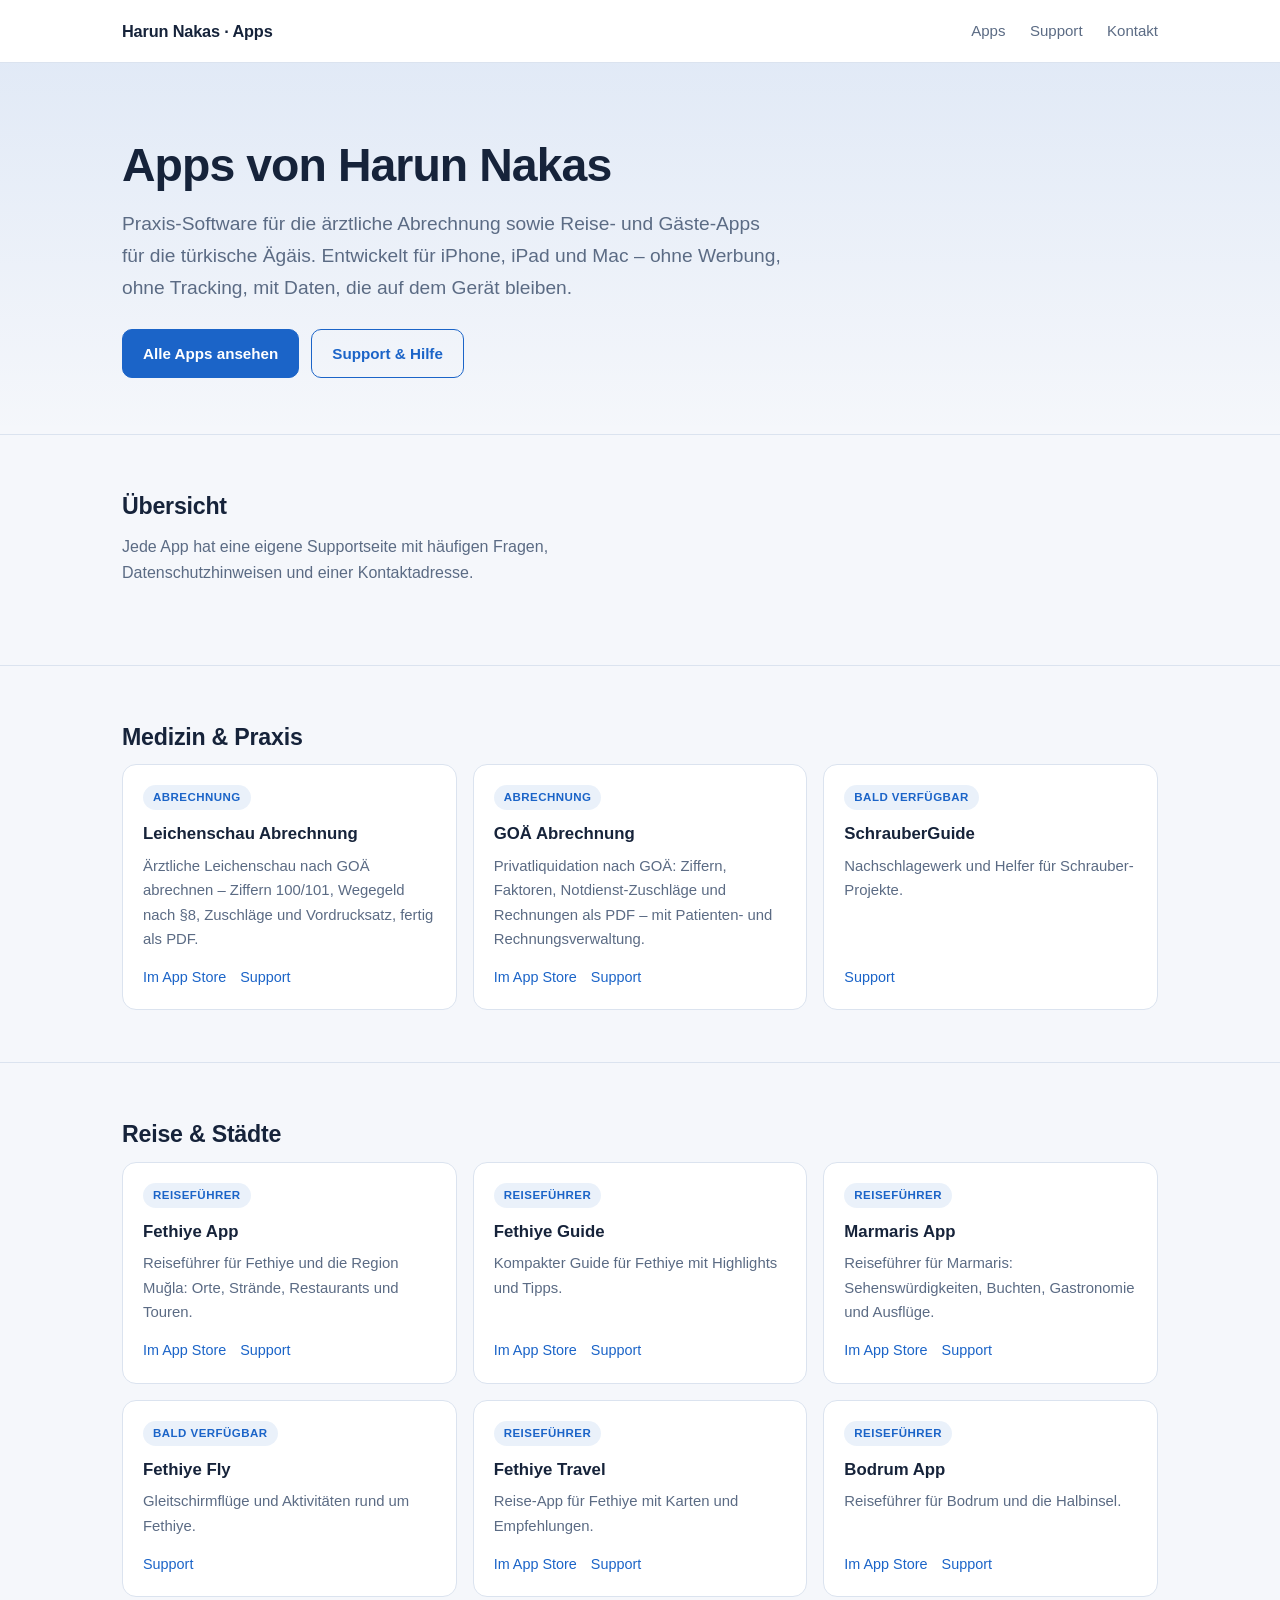
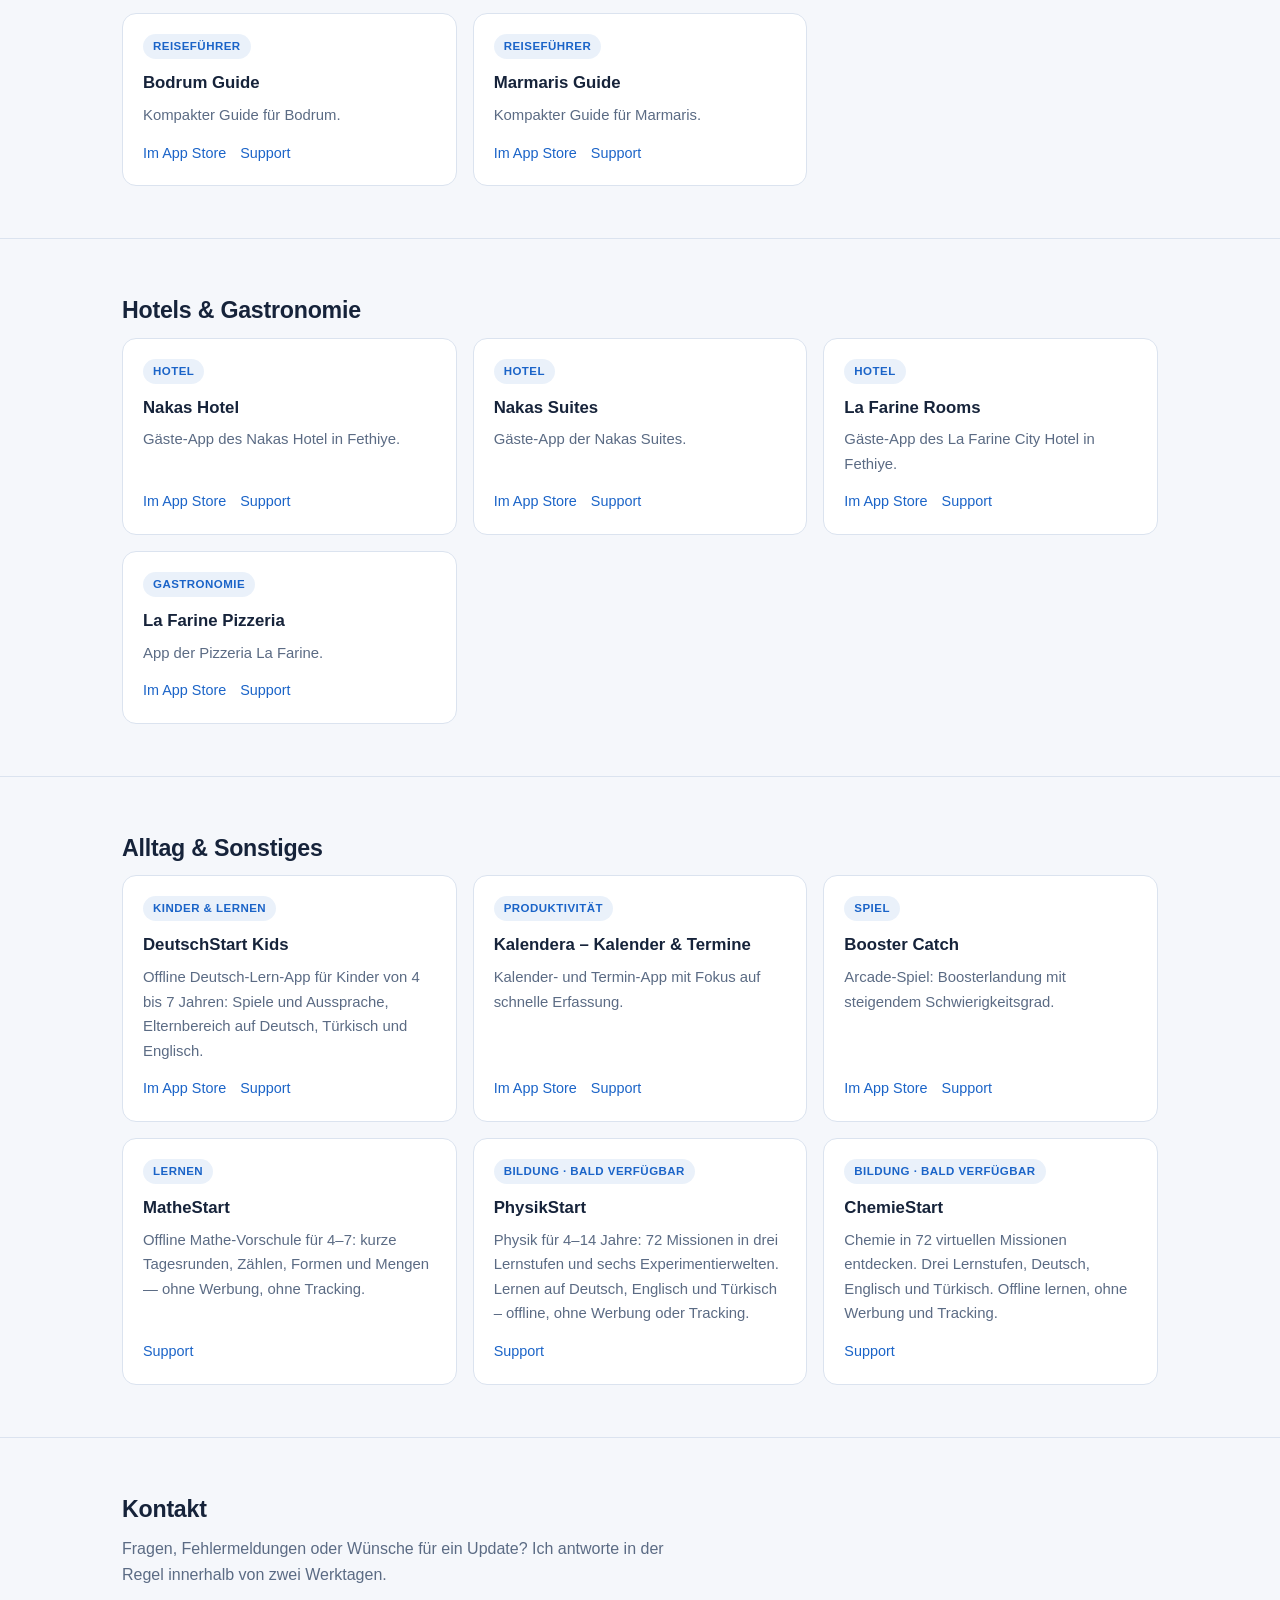
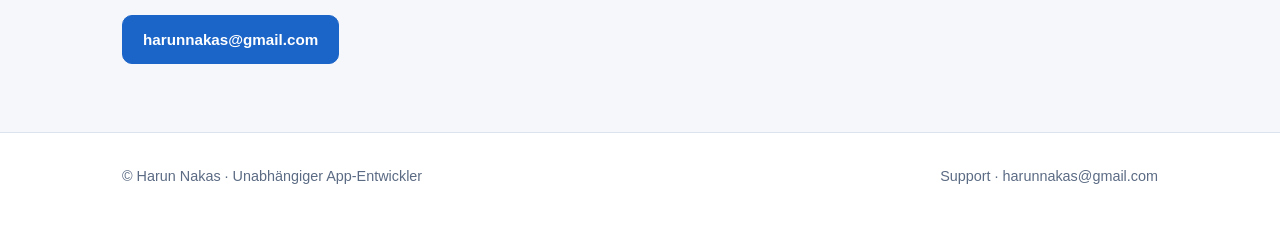
<file: index.html>
<!doctype html>
<html lang="de">
<head>
<meta charset="utf-8">
<meta name="viewport" content="width=device-width, initial-scale=1">
<title>Harun Nakas – Apps für iPhone, iPad und Mac</title>
<meta name="description" content="Apps von Harun Nakas: ärztliche Abrechnung, Reiseführer und Gäste-Apps für iPhone, iPad und Mac.">
<meta name="color-scheme" content="dark light">
<link rel="stylesheet" href="assets/style.css">
</head>
<body>
<header class="site">
  <div class="wrap">
    <a class="brand" href="">Harun Nakas · Apps</a>
    <nav class="site">
      <a href="#apps">Apps</a>
      <a href="support/">Support</a>
      <a href="mailto:harunnakas@gmail.com">Kontakt</a>
    </nav>
  </div>
</header>
<div class="hero">
  <div class="wrap">
    <h1>Apps von Harun Nakas</h1>
    <p class="lead">Praxis-Software für die ärztliche Abrechnung sowie Reise- und
    Gäste-Apps für die türkische Ägäis. Entwickelt für iPhone, iPad und Mac –
    ohne Werbung, ohne Tracking, mit Daten, die auf dem Gerät bleiben.</p>
    <div class="hero-actions">
      <a class="btn" href="#apps">Alle Apps ansehen</a>
      <a class="btn ghost" href="support/">Support &amp; Hilfe</a>
    </div>
  </div>
</div>

<section id="apps"><div class="wrap">
  <h2>Übersicht</h2>
  <p class="section-sub">Jede App hat eine eigene Supportseite mit häufigen Fragen,
  Datenschutzhinweisen und einer Kontaktadresse.</p>
</div></section>
<section id="medizin"><div class="wrap"><h2>Medizin &amp; Praxis</h2><div class="grid">  <article class="card">
    <span class="badge">Abrechnung</span>
    <h3>Leichenschau Abrechnung</h3>
    <p>Ärztliche Leichenschau nach GOÄ abrechnen – Ziffern 100/101, Wegegeld nach §8, Zuschläge und Vordrucksatz, fertig als PDF.</p>
    <div class="links">
      <a href="https://apps.apple.com/de/app/id6762590878">Im App Store</a>
      <a href="leichenschau/">Support</a>
    </div>
  </article>  <article class="card">
    <span class="badge">Abrechnung</span>
    <h3>GOÄ Abrechnung</h3>
    <p>Privatliquidation nach GOÄ: Ziffern, Faktoren, Notdienst-Zuschläge und Rechnungen als PDF – mit Patienten- und Rechnungsverwaltung.</p>
    <div class="links">
      <a href="https://apps.apple.com/de/app/id6762179870">Im App Store</a>
      <a href="goae/">Support</a>
    </div>
  </article>  <article class="card">
    <span class="badge">Bald verfügbar</span>
    <h3>SchrauberGuide</h3>
    <p>Nachschlagewerk und Helfer für Schrauber-Projekte.</p>
    <div class="links">

      <a href="schrauberguide/">Support</a>
    </div>
  </article></div></div></section><section id="reise"><div class="wrap"><h2>Reise &amp; Städte</h2><div class="grid">  <article class="card">
    <span class="badge">Reiseführer</span>
    <h3>Fethiye App</h3>
    <p>Reiseführer für Fethiye und die Region Muğla: Orte, Strände, Restaurants und Touren.</p>
    <div class="links">
      <a href="https://apps.apple.com/de/app/id6763344254">Im App Store</a>
      <a href="fethiye-app/">Support</a>
    </div>
  </article>  <article class="card">
    <span class="badge">Reiseführer</span>
    <h3>Fethiye Guide</h3>
    <p>Kompakter Guide für Fethiye mit Highlights und Tipps.</p>
    <div class="links">
      <a href="https://apps.apple.com/de/app/id6766074524">Im App Store</a>
      <a href="fethiye-guide/">Support</a>
    </div>
  </article>  <article class="card">
    <span class="badge">Reiseführer</span>
    <h3>Marmaris App</h3>
    <p>Reiseführer für Marmaris: Sehenswürdigkeiten, Buchten, Gastronomie und Ausflüge.</p>
    <div class="links">
      <a href="https://apps.apple.com/de/app/id6770888895">Im App Store</a>
      <a href="marmaris-app/">Support</a>
    </div>
  </article>  <article class="card">
    <span class="badge">Bald verfügbar</span>
    <h3>Fethiye Fly</h3>
    <p>Gleitschirmflüge und Aktivitäten rund um Fethiye.</p>
    <div class="links">

      <a href="fethiye-fly/">Support</a>
    </div>
  </article>  <article class="card">
    <span class="badge">Reiseführer</span>
    <h3>Fethiye Travel</h3>
    <p>Reise-App für Fethiye mit Karten und Empfehlungen.</p>
    <div class="links">
      <a href="https://apps.apple.com/de/app/id6778738153">Im App Store</a>
      <a href="https://fethiye-app.com/support/">Support</a>
    </div>
  </article>  <article class="card">
    <span class="badge">Reiseführer</span>
    <h3>Bodrum App</h3>
    <p>Reiseführer für Bodrum und die Halbinsel.</p>
    <div class="links">
      <a href="https://apps.apple.com/de/app/id6770546050">Im App Store</a>
      <a href="https://tayyare79.github.io/bodrum-app-website/">Support</a>
    </div>
  </article>  <article class="card">
    <span class="badge">Reiseführer</span>
    <h3>Bodrum Guide</h3>
    <p>Kompakter Guide für Bodrum.</p>
    <div class="links">
      <a href="https://apps.apple.com/de/app/id6778738113">Im App Store</a>
      <a href="https://fethiye-app.com/support/">Support</a>
    </div>
  </article>  <article class="card">
    <span class="badge">Reiseführer</span>
    <h3>Marmaris Guide</h3>
    <p>Kompakter Guide für Marmaris.</p>
    <div class="links">
      <a href="https://apps.apple.com/de/app/id6778738179">Im App Store</a>
      <a href="https://fethiye-app.com/support/">Support</a>
    </div>
  </article></div></div></section><section id="hotels"><div class="wrap"><h2>Hotels &amp; Gastronomie</h2><div class="grid">  <article class="card">
    <span class="badge">Hotel</span>
    <h3>Nakas Hotel</h3>
    <p>Gäste-App des Nakas Hotel in Fethiye.</p>
    <div class="links">
      <a href="https://apps.apple.com/de/app/id6786472360">Im App Store</a>
      <a href="https://nakashotel.com">Support</a>
    </div>
  </article>  <article class="card">
    <span class="badge">Hotel</span>
    <h3>Nakas Suites</h3>
    <p>Gäste-App der Nakas Suites.</p>
    <div class="links">
      <a href="https://apps.apple.com/de/app/id6786721393">Im App Store</a>
      <a href="https://tayyare79.github.io/nakas-suites/">Support</a>
    </div>
  </article>  <article class="card">
    <span class="badge">Hotel</span>
    <h3>La Farine Rooms</h3>
    <p>Gäste-App des La Farine City Hotel in Fethiye.</p>
    <div class="links">
      <a href="https://apps.apple.com/de/app/id6786478743">Im App Store</a>
      <a href="https://www.lafarinerooms.com">Support</a>
    </div>
  </article>  <article class="card">
    <span class="badge">Gastronomie</span>
    <h3>La Farine Pizzeria</h3>
    <p>App der Pizzeria La Farine.</p>
    <div class="links">
      <a href="https://apps.apple.com/de/app/id6771307009">Im App Store</a>
      <a href="https://www.instagram.com/lafarine.pizzeria">Support</a>
    </div>
  </article></div></div></section><section id="alltag"><div class="wrap"><h2>Alltag &amp; Sonstiges</h2><div class="grid">  <article class="card">
    <span class="badge">Kinder &amp; Lernen</span>
    <h3>DeutschStart Kids</h3>
    <p>Offline Deutsch-Lern-App für Kinder von 4 bis 7 Jahren: Spiele und Aussprache, Elternbereich auf Deutsch, Türkisch und Englisch.</p>
    <div class="links">
      <a href="https://apps.apple.com/app/id6811046728">Im App Store</a>
      <a href="deutschstart-kids/">Support</a>
    </div>
  </article>  <article class="card">
    <span class="badge">Produktivität</span>
    <h3>Kalendera – Kalender &amp; Termine</h3>
    <p>Kalender- und Termin-App mit Fokus auf schnelle Erfassung.</p>
    <div class="links">
      <a href="https://apps.apple.com/de/app/id6774502037">Im App Store</a>
      <a href="https://tayyare79.github.io/kalendera-support/">Support</a>
    </div>
  </article>  <article class="card">
    <span class="badge">Spiel</span>
    <h3>Booster Catch</h3>
    <p>Arcade-Spiel: Boosterlandung mit steigendem Schwierigkeitsgrad.</p>
    <div class="links">
      <a href="https://apps.apple.com/de/app/id6789857812">Im App Store</a>
      <a href="https://tayyare79.github.io/starship-catch-support/">Support</a>
    </div>
  </article>  <article class="card">
    <span class="badge">Lernen</span>
    <h3>MatheStart</h3>
    <p>Offline Mathe-Vorschule für 4–7: kurze Tagesrunden, Zählen, Formen und Mengen — ohne Werbung, ohne Tracking.</p>
    <div class="links">

      <a href="mathestart/">Support</a>
    </div>
  </article>  <article class="card">
    <span class="badge">Bildung · bald verfügbar</span>
    <h3>PhysikStart</h3>
    <p>Physik für 4–14 Jahre: 72 Missionen in drei Lernstufen und sechs Experimentierwelten. Lernen auf Deutsch, Englisch und Türkisch – offline, ohne Werbung oder Tracking.</p>
    <div class="links">

      <a href="physikstart/">Support</a>
    </div>
  </article>  <article class="card">
    <span class="badge">Bildung · bald verfügbar</span>
    <h3>ChemieStart</h3>
    <p>Chemie in 72 virtuellen Missionen entdecken. Drei Lernstufen, Deutsch, Englisch und Türkisch. Offline lernen, ohne Werbung und Tracking.</p>
    <div class="links">

      <a href="chemiestart/">Support</a>
    </div>
  </article></div></div></section>

<section id="kontakt"><div class="wrap">
  <h2>Kontakt</h2>
  <p class="section-sub">Fragen, Fehlermeldungen oder Wünsche für ein Update?
  Ich antworte in der Regel innerhalb von zwei Werktagen.</p>
  <p><a class="btn" href="mailto:harunnakas@gmail.com">harunnakas@gmail.com</a></p>
</div></section>
<footer class="site">
  <div class="wrap foot-row">
    <div>© Harun Nakas · Unabhängiger App-Entwickler</div>
    <div>
      <a href="support/">Support</a> ·
      <a href="mailto:harunnakas@gmail.com">harunnakas@gmail.com</a>
    </div>
  </div>
</footer>
</body>
</html>
</file>
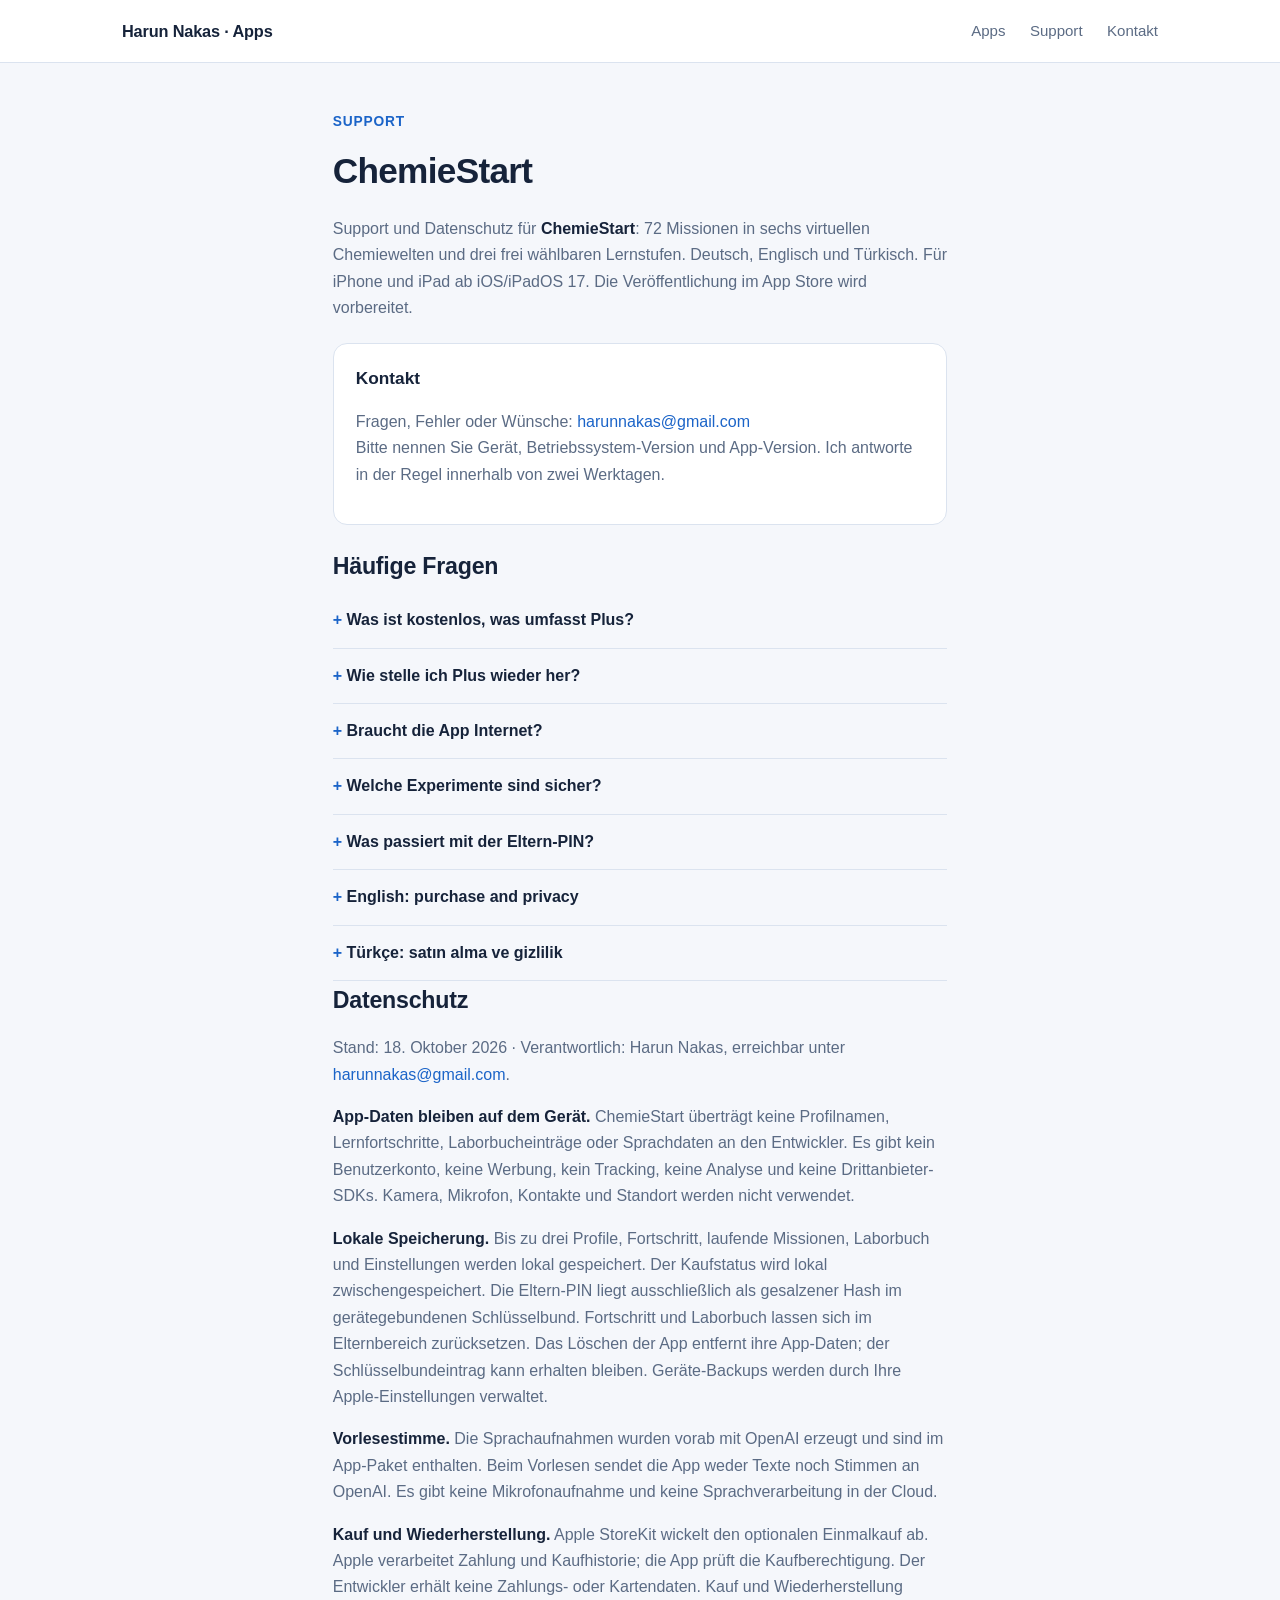
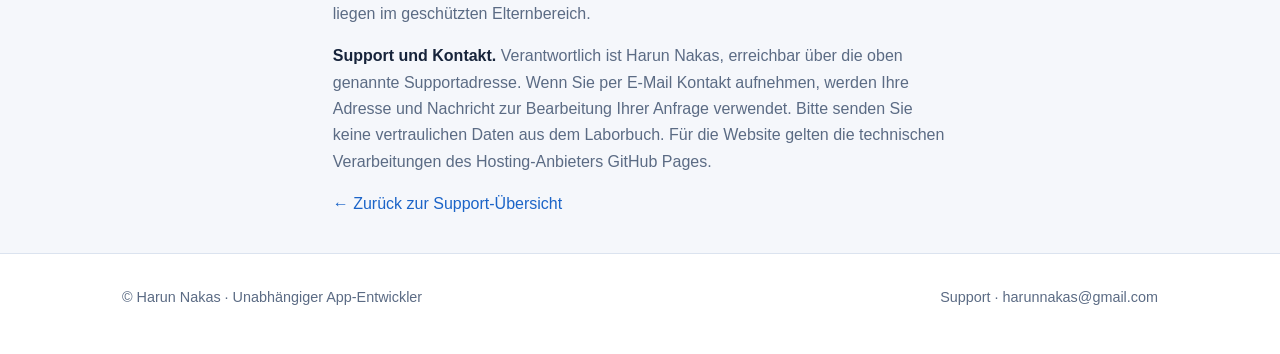
<file: chemiestart/index.html>
<!doctype html>
<html lang="de">
<head>
<meta charset="utf-8">
<meta name="viewport" content="width=device-width, initial-scale=1">
<title>ChemieStart – Support &amp; Datenschutz</title>
<meta name="description" content="Support, häufige Fragen und Datenschutzhinweise zur App ChemieStart.">
<meta name="color-scheme" content="dark light">
<link rel="stylesheet" href="../assets/style.css">
</head>
<body>
<header class="site">
  <div class="wrap">
    <a class="brand" href="../">Harun Nakas · Apps</a>
    <nav class="site">
      <a href="../#apps">Apps</a>
      <a href="../support/">Support</a>
      <a href="mailto:harunnakas@gmail.com">Kontakt</a>
    </nav>
  </div>
</header>
<div class="page"><div class="wrap prose">
  <p class="kicker">Support</p>
  <h1>ChemieStart</h1>
  <p>Support und Datenschutz für <strong>ChemieStart</strong>: 72 Missionen in sechs virtuellen Chemiewelten und drei frei wählbaren Lernstufen. Deutsch, Englisch und Türkisch. Für iPhone und iPad ab iOS/iPadOS 17. Die Veröffentlichung im App Store wird vorbereitet.</p>
  

  <div class="panel">
    <h3>Kontakt</h3>
    <p>Fragen, Fehler oder Wünsche: <a href="mailto:harunnakas@gmail.com">harunnakas@gmail.com</a><br>
    Bitte nennen Sie Gerät, Betriebssystem-Version und App-Version.
    Ich antworte in der Regel innerhalb von zwei Werktagen.</p>
  </div>

  <h2>Häufige Fragen</h2>
  <details><summary>Was ist kostenlos, was umfasst Plus?</summary><p>18 Missionen bleiben kostenlos. ChemieStart Plus schaltet alle 72 Missionen durch einen Einmalkauf frei. Deutschland: 9,99 €. In anderen Ländern gilt der im Elternbereich angezeigte App-Store-Preis. Kein Abo.</p></details><details><summary>Wie stelle ich Plus wieder her?</summary><p>Im Elternbereich mit Ihrer PIN anmelden und „Käufe wiederherstellen“ wählen. Verwenden Sie denselben Apple Account wie beim Kauf. Apple verwaltet den Kauf; das Zurücksetzen des Lernfortschritts löscht ihn nicht. Lernstände werden dabei nicht auf andere Geräte übertragen.</p></details><details><summary>Braucht die App Internet?</summary><p>Die Lerninhalte und alle enthaltenen OpenAI-Sprachaufnahmen funktionieren offline. Für Kauf und Wiederherstellung ist eine Verbindung zu Apple erforderlich. Es gibt kein App-Konto, keine Werbung, keine Analyse und kein Tracking.</p></details><details><summary>Welche Experimente sind sicher?</summary><p>Die App zeigt vereinfachte Modelle. Hitze, Feuer, Destillation und Gefahrstoffe bleiben ausschließlich virtuell. Optionale Küchenkarten sind standardmäßig ausgeschaltet, nur für Erwachsene zugänglich und enthalten Sicherheitshinweise. Keine gefährlichen Stoffe nachmischen.</p></details><details><summary>Was passiert mit der Eltern-PIN?</summary><p>Die PIN wird nur als gesalzener Hash im Schlüsselbund dieses Geräts gespeichert. Der Entwickler kann sie nicht lesen. Ein Schlüsselbundeintrag kann auch nach Löschen und Neuinstallation der App erhalten bleiben.</p></details><details><summary>English: purchase and privacy</summary><p>18 missions are free. ChemieStart Plus unlocks all 72 missions with one purchase, no subscription. The local App Store price appears in the parent area. Restore with the same Apple Account. Learning content and bundled AI-generated OpenAI narration work offline. Profiles, progress and notebook entries stay on the device; no ads, analytics, tracking or app account. Apple handles payment and purchase records. The developer receives no card details. Contact support by email; your address and message are used to handle the request.</p></details><details><summary>Türkçe: satın alma ve gizlilik</summary><p>18 görev ücretsizdir. ChemieStart Plus tek seferlik satın almayla 72 görevin tamamını açar; abonelik yoktur. Yerel App Store fiyatı ebeveyn alanında gösterilir. Geri yüklemek için aynı Apple Hesabını kullanın. Dersler ve uygulamadaki yapay zekâ ile üretilmiş OpenAI sesleri çevrimdışı çalışır. Profiller, ilerleme ve laboratuvar defteri cihazda kalır. Reklam, analiz, takip veya uygulama hesabı yoktur. Ödemeyi ve satın alma kayıtlarını Apple işler; geliştirici kart bilgilerini almaz. Destek e-postanız ve adresiniz yalnızca talebinizi yanıtlamak için işlenir.</p></details>

  <h2 id="datenschutz">Datenschutz</h2>
  <p>Stand: 18. Oktober 2026 · Verantwortlich: Harun Nakas, erreichbar unter
  <a href="mailto:harunnakas@gmail.com">harunnakas@gmail.com</a>.</p>
  <p><strong>App-Daten bleiben auf dem Gerät.</strong> ChemieStart überträgt keine Profilnamen, Lernfortschritte, Laborbucheinträge oder Sprachdaten an den Entwickler. Es gibt kein Benutzerkonto, keine Werbung, kein Tracking, keine Analyse und keine Drittanbieter-SDKs. Kamera, Mikrofon, Kontakte und Standort werden nicht verwendet.</p><p><strong>Lokale Speicherung.</strong> Bis zu drei Profile, Fortschritt, laufende Missionen, Laborbuch und Einstellungen werden lokal gespeichert. Der Kaufstatus wird lokal zwischengespeichert. Die Eltern-PIN liegt ausschließlich als gesalzener Hash im gerätegebundenen Schlüsselbund. Fortschritt und Laborbuch lassen sich im Elternbereich zurücksetzen. Das Löschen der App entfernt ihre App-Daten; der Schlüsselbundeintrag kann erhalten bleiben. Geräte-Backups werden durch Ihre Apple-Einstellungen verwaltet.</p><p><strong>Vorlesestimme.</strong> Die Sprachaufnahmen wurden vorab mit OpenAI erzeugt und sind im App-Paket enthalten. Beim Vorlesen sendet die App weder Texte noch Stimmen an OpenAI. Es gibt keine Mikrofonaufnahme und keine Sprachverarbeitung in der Cloud.</p><p><strong>Kauf und Wiederherstellung.</strong> Apple StoreKit wickelt den optionalen Einmalkauf ab. Apple verarbeitet Zahlung und Kaufhistorie; die App prüft die Kaufberechtigung. Der Entwickler erhält keine Zahlungs- oder Kartendaten. Kauf und Wiederherstellung liegen im geschützten Elternbereich.</p><p><strong>Support und Kontakt.</strong> Verantwortlich ist Harun Nakas, erreichbar über die oben genannte Supportadresse. Wenn Sie per E-Mail Kontakt aufnehmen, werden Ihre Adresse und Nachricht zur Bearbeitung Ihrer Anfrage verwendet. Bitte senden Sie keine vertraulichen Daten aus dem Laborbuch. Für die Website gelten die technischen Verarbeitungen des Hosting-Anbieters GitHub Pages.</p>

  <p><a href="../support/">← Zurück zur Support-Übersicht</a></p>
</div></div>
<footer class="site">
  <div class="wrap foot-row">
    <div>© Harun Nakas · Unabhängiger App-Entwickler</div>
    <div>
      <a href="../support/">Support</a> ·
      <a href="mailto:harunnakas@gmail.com">harunnakas@gmail.com</a>
    </div>
  </div>
</footer>
</body>
</html>
</file>
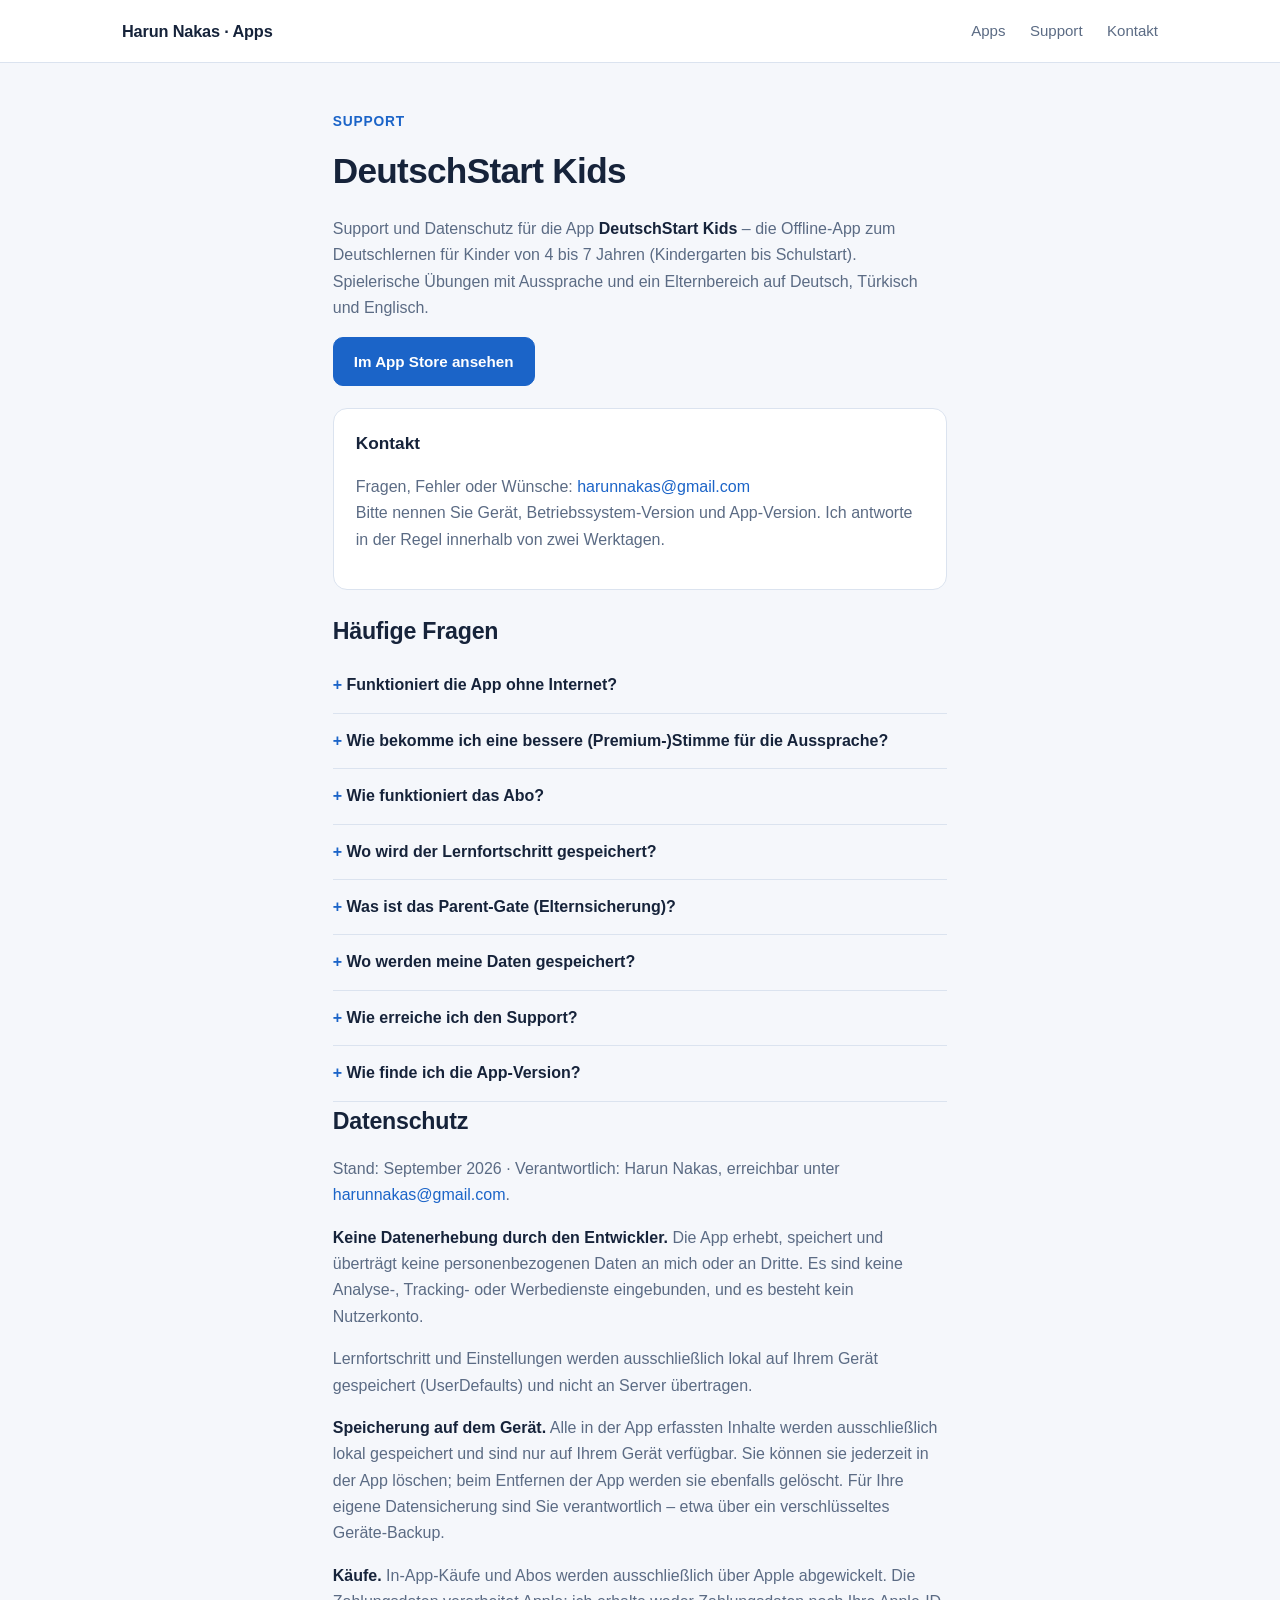
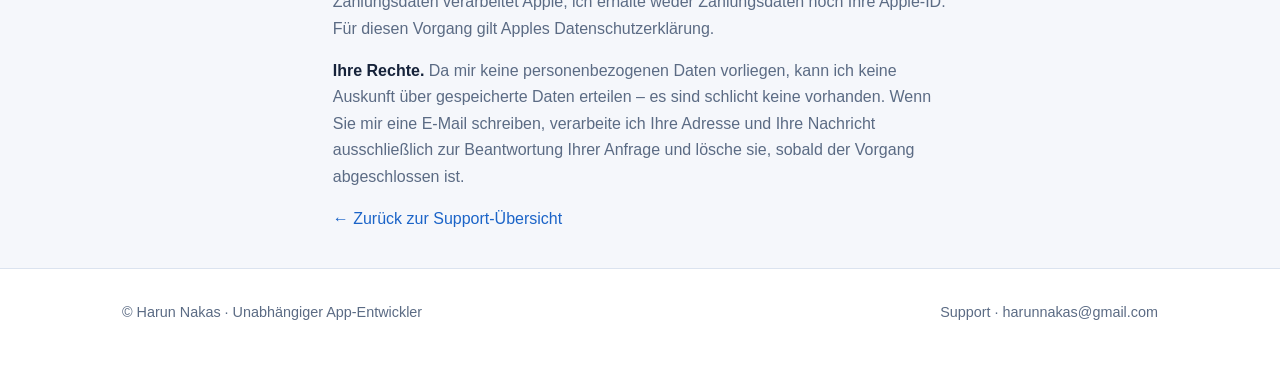
<file: deutschstart-kids/index.html>
<!doctype html>
<html lang="de">
<head>
<meta charset="utf-8">
<meta name="viewport" content="width=device-width, initial-scale=1">
<title>DeutschStart Kids – Support &amp; Datenschutz</title>
<meta name="description" content="Support, häufige Fragen und Datenschutzhinweise zur App DeutschStart Kids.">
<meta name="color-scheme" content="dark light">
<link rel="stylesheet" href="../assets/style.css">
</head>
<body>
<header class="site">
  <div class="wrap">
    <a class="brand" href="../">Harun Nakas · Apps</a>
    <nav class="site">
      <a href="../#apps">Apps</a>
      <a href="../support/">Support</a>
      <a href="mailto:harunnakas@gmail.com">Kontakt</a>
    </nav>
  </div>
</header>
<div class="page"><div class="wrap prose">
  <p class="kicker">Support</p>
  <h1>DeutschStart Kids</h1>
  <p>Support und Datenschutz für die App <strong>DeutschStart Kids</strong> – die Offline-App zum Deutschlernen für Kinder von 4 bis 7 Jahren (Kindergarten bis Schulstart). Spielerische Übungen mit Aussprache und ein Elternbereich auf Deutsch, Türkisch und Englisch.</p>
  <p><a class="btn" href="https://apps.apple.com/app/id6811046728">Im App Store ansehen</a></p>

  <div class="panel">
    <h3>Kontakt</h3>
    <p>Fragen, Fehler oder Wünsche: <a href="mailto:harunnakas@gmail.com">harunnakas@gmail.com</a><br>
    Bitte nennen Sie Gerät, Betriebssystem-Version und App-Version.
    Ich antworte in der Regel innerhalb von zwei Werktagen.</p>
  </div>

  <h2>Häufige Fragen</h2>
  <details><summary>Funktioniert die App ohne Internet?</summary><p>Ja, vollständig. Alle Inhalte, Spiele und die Aussprache sind in der App enthalten – es wird keine Internetverbindung benötigt.</p></details><details><summary>Wie bekomme ich eine bessere (Premium-)Stimme für die Aussprache?</summary><p>Die App nutzt die deutschen Stimmen Ihres Geräts. Eine hochwertigere Stimme laden Sie so: iOS-Einstellungen → Bedienungshilfen → Gesprochene Inhalte → Stimmen → Deutsch – dort eine Premium-Stimme auswählen und laden. Die App verwendet sie danach automatisch.</p></details><details><summary>Wie funktioniert das Abo?</summary><p>Das Abo wird ausschließlich über Apple abgeschlossen und abgerechnet. Verwalten oder kündigen können Sie es jederzeit in den Einstellungen Ihrer Apple-ID unter „Abonnements“ – nicht in der App selbst.</p></details><details><summary>Wo wird der Lernfortschritt gespeichert?</summary><p>Nur lokal auf Ihrem Gerät. Der Fortschritt wird nicht an den Entwickler oder an Dritte übertragen. Beim Löschen der App wird er ebenfalls entfernt.</p></details><details><summary>Was ist das Parent-Gate (Elternsicherung)?</summary><p>Der Elternbereich – etwa für Einstellungen und Käufe – ist durch eine kleine Aufgabe geschützt, die nur Erwachsene lösen können. So können Kinder diese Bereiche nicht versehentlich öffnen.</p></details><details><summary>Wo werden meine Daten gespeichert?</summary><p>Alle Eingaben bleiben auf Ihrem Gerät. Die App überträgt keine Inhalte an den Entwickler oder an Dritte.</p></details><details><summary>Wie erreiche ich den Support?</summary><p>Schreiben Sie an <a href="mailto:harunnakas@gmail.com">harunnakas@gmail.com</a>. Bitte nennen Sie Gerät, Betriebssystem-Version und App-Version – dann geht es schneller.</p></details><details><summary>Wie finde ich die App-Version?</summary><p>Die Versionsnummer steht auf der Produktseite im App Store unterhalb von „Neue Funktionen“ sowie in den Einstellungen der App, sofern dort ein Info-Bereich vorhanden ist.</p></details>

  <h2 id="datenschutz">Datenschutz</h2>
  <p>Stand: September 2026 · Verantwortlich: Harun Nakas, erreichbar unter
  <a href="mailto:harunnakas@gmail.com">harunnakas@gmail.com</a>.</p>
  <p><strong>Keine Datenerhebung durch den Entwickler.</strong> Die App
  erhebt, speichert und überträgt keine personenbezogenen Daten an mich oder an
  Dritte. Es sind keine Analyse-, Tracking- oder Werbedienste eingebunden, und
  es besteht kein Nutzerkonto.</p>
  <p>Lernfortschritt und Einstellungen werden ausschließlich lokal auf Ihrem Gerät gespeichert (UserDefaults) und nicht an Server übertragen.</p>
  <p><strong>Speicherung auf dem Gerät.</strong> Alle in der App erfassten
  Inhalte werden ausschließlich lokal gespeichert und sind nur auf Ihrem Gerät
  verfügbar. Sie können sie jederzeit in der App löschen; beim Entfernen der App
  werden sie ebenfalls gelöscht. Für Ihre eigene Datensicherung sind Sie
  verantwortlich – etwa über ein verschlüsseltes Geräte-Backup.</p>
  <p><strong>Käufe.</strong> In-App-Käufe und Abos werden ausschließlich über Apple abgewickelt. Die Zahlungsdaten verarbeitet Apple; ich erhalte weder Zahlungsdaten noch Ihre Apple-ID. Für diesen Vorgang gilt Apples Datenschutzerklärung.</p>
  <p><strong>Ihre Rechte.</strong> Da mir keine personenbezogenen Daten
  vorliegen, kann ich keine Auskunft über gespeicherte Daten erteilen – es sind
  schlicht keine vorhanden. Wenn Sie mir eine E-Mail schreiben, verarbeite ich
  Ihre Adresse und Ihre Nachricht ausschließlich zur Beantwortung Ihrer Anfrage
  und lösche sie, sobald der Vorgang abgeschlossen ist.</p>

  <p><a href="../support/">← Zurück zur Support-Übersicht</a></p>
</div></div>
<footer class="site">
  <div class="wrap foot-row">
    <div>© Harun Nakas · Unabhängiger App-Entwickler</div>
    <div>
      <a href="../support/">Support</a> ·
      <a href="mailto:harunnakas@gmail.com">harunnakas@gmail.com</a>
    </div>
  </div>
</footer>
</body>
</html>
</file>
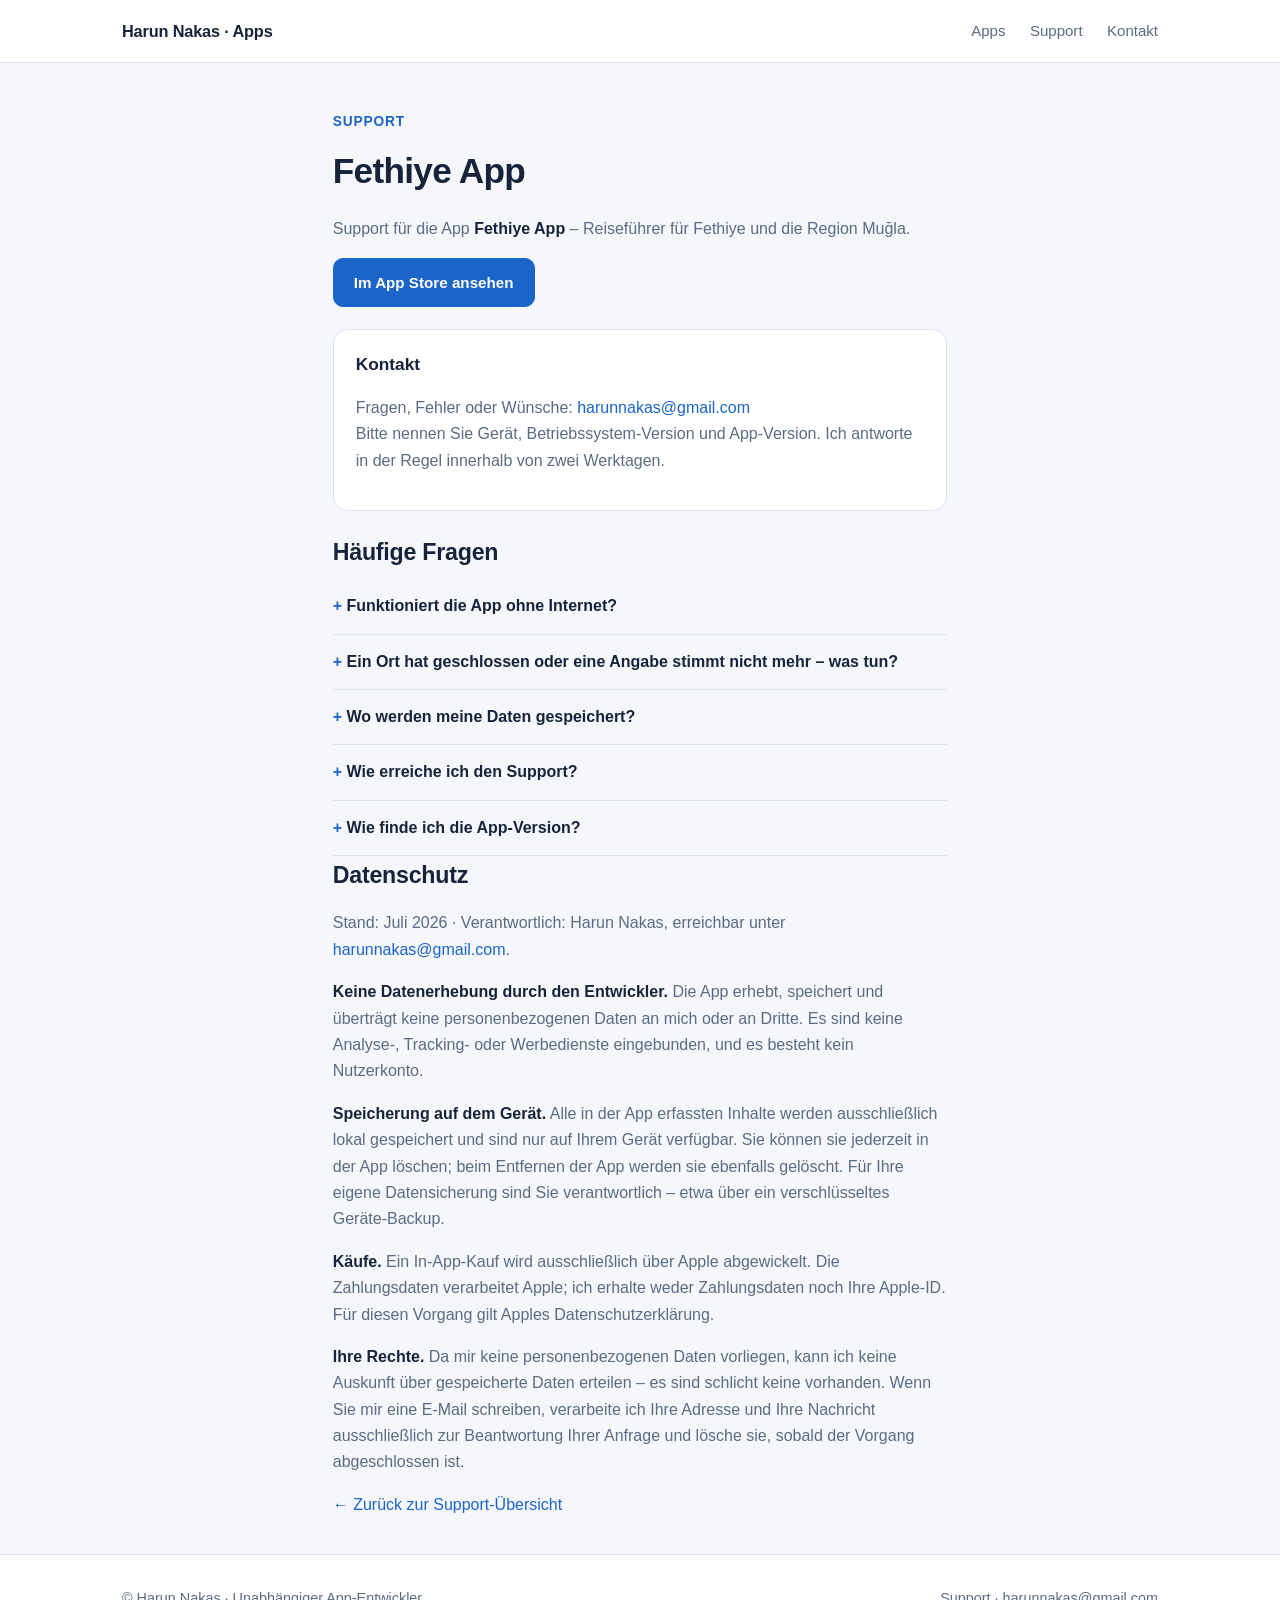
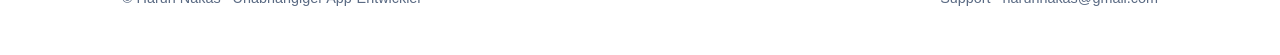
<file: fethiye-app/index.html>
<!doctype html>
<html lang="de">
<head>
<meta charset="utf-8">
<meta name="viewport" content="width=device-width, initial-scale=1">
<title>Fethiye App – Support &amp; Datenschutz</title>
<meta name="description" content="Support, häufige Fragen und Datenschutzhinweise zur App Fethiye App.">
<meta name="color-scheme" content="dark light">
<link rel="stylesheet" href="../assets/style.css">
</head>
<body>
<header class="site">
  <div class="wrap">
    <a class="brand" href="../">Harun Nakas · Apps</a>
    <nav class="site">
      <a href="../#apps">Apps</a>
      <a href="../support/">Support</a>
      <a href="mailto:harunnakas@gmail.com">Kontakt</a>
    </nav>
  </div>
</header>
<div class="page"><div class="wrap prose">
  <p class="kicker">Support</p>
  <h1>Fethiye App</h1>
  <p>Support für die App <strong>Fethiye App</strong> – Reiseführer für Fethiye und die Region Muğla.</p>
  <p><a class="btn" href="https://apps.apple.com/de/app/id6763344254">Im App Store ansehen</a></p>

  <div class="panel">
    <h3>Kontakt</h3>
    <p>Fragen, Fehler oder Wünsche: <a href="mailto:harunnakas@gmail.com">harunnakas@gmail.com</a><br>
    Bitte nennen Sie Gerät, Betriebssystem-Version und App-Version.
    Ich antworte in der Regel innerhalb von zwei Werktagen.</p>
  </div>

  <h2>Häufige Fragen</h2>
  <details><summary>Funktioniert die App ohne Internet?</summary><p>Die Inhalte sind in der App enthalten. Für Karten, Routen und externe Links wird eine Internetverbindung benötigt.</p></details><details><summary>Ein Ort hat geschlossen oder eine Angabe stimmt nicht mehr – was tun?</summary><p>Schreiben Sie kurz an <a href="mailto:harunnakas@gmail.com">harunnakas@gmail.com</a>. Korrekturen fließen in das nächste Update ein.</p></details><details><summary>Wo werden meine Daten gespeichert?</summary><p>Alle Eingaben bleiben auf Ihrem Gerät. Die App überträgt keine Inhalte an den Entwickler oder an Dritte.</p></details><details><summary>Wie erreiche ich den Support?</summary><p>Schreiben Sie an <a href="mailto:harunnakas@gmail.com">harunnakas@gmail.com</a>. Bitte nennen Sie Gerät, Betriebssystem-Version und App-Version – dann geht es schneller.</p></details><details><summary>Wie finde ich die App-Version?</summary><p>Die Versionsnummer steht auf der Produktseite im App Store unterhalb von „Neue Funktionen“ sowie in den Einstellungen der App, sofern dort ein Info-Bereich vorhanden ist.</p></details>

  <h2 id="datenschutz">Datenschutz</h2>
  <p>Stand: Juli 2026 · Verantwortlich: Harun Nakas, erreichbar unter
  <a href="mailto:harunnakas@gmail.com">harunnakas@gmail.com</a>.</p>
  <p><strong>Keine Datenerhebung durch den Entwickler.</strong> Die App
  erhebt, speichert und überträgt keine personenbezogenen Daten an mich oder an
  Dritte. Es sind keine Analyse-, Tracking- oder Werbedienste eingebunden, und
  es besteht kein Nutzerkonto.</p>
  
  <p><strong>Speicherung auf dem Gerät.</strong> Alle in der App erfassten
  Inhalte werden ausschließlich lokal gespeichert und sind nur auf Ihrem Gerät
  verfügbar. Sie können sie jederzeit in der App löschen; beim Entfernen der App
  werden sie ebenfalls gelöscht. Für Ihre eigene Datensicherung sind Sie
  verantwortlich – etwa über ein verschlüsseltes Geräte-Backup.</p>
  <p><strong>Käufe.</strong> Ein In-App-Kauf wird ausschließlich über Apple
  abgewickelt. Die Zahlungsdaten verarbeitet Apple; ich erhalte weder
  Zahlungsdaten noch Ihre Apple-ID. Für diesen Vorgang gilt Apples
  Datenschutzerklärung.</p>
  <p><strong>Ihre Rechte.</strong> Da mir keine personenbezogenen Daten
  vorliegen, kann ich keine Auskunft über gespeicherte Daten erteilen – es sind
  schlicht keine vorhanden. Wenn Sie mir eine E-Mail schreiben, verarbeite ich
  Ihre Adresse und Ihre Nachricht ausschließlich zur Beantwortung Ihrer Anfrage
  und lösche sie, sobald der Vorgang abgeschlossen ist.</p>

  <p><a href="../support/">← Zurück zur Support-Übersicht</a></p>
</div></div>
<footer class="site">
  <div class="wrap foot-row">
    <div>© Harun Nakas · Unabhängiger App-Entwickler</div>
    <div>
      <a href="../support/">Support</a> ·
      <a href="mailto:harunnakas@gmail.com">harunnakas@gmail.com</a>
    </div>
  </div>
</footer>
</body>
</html>
</file>
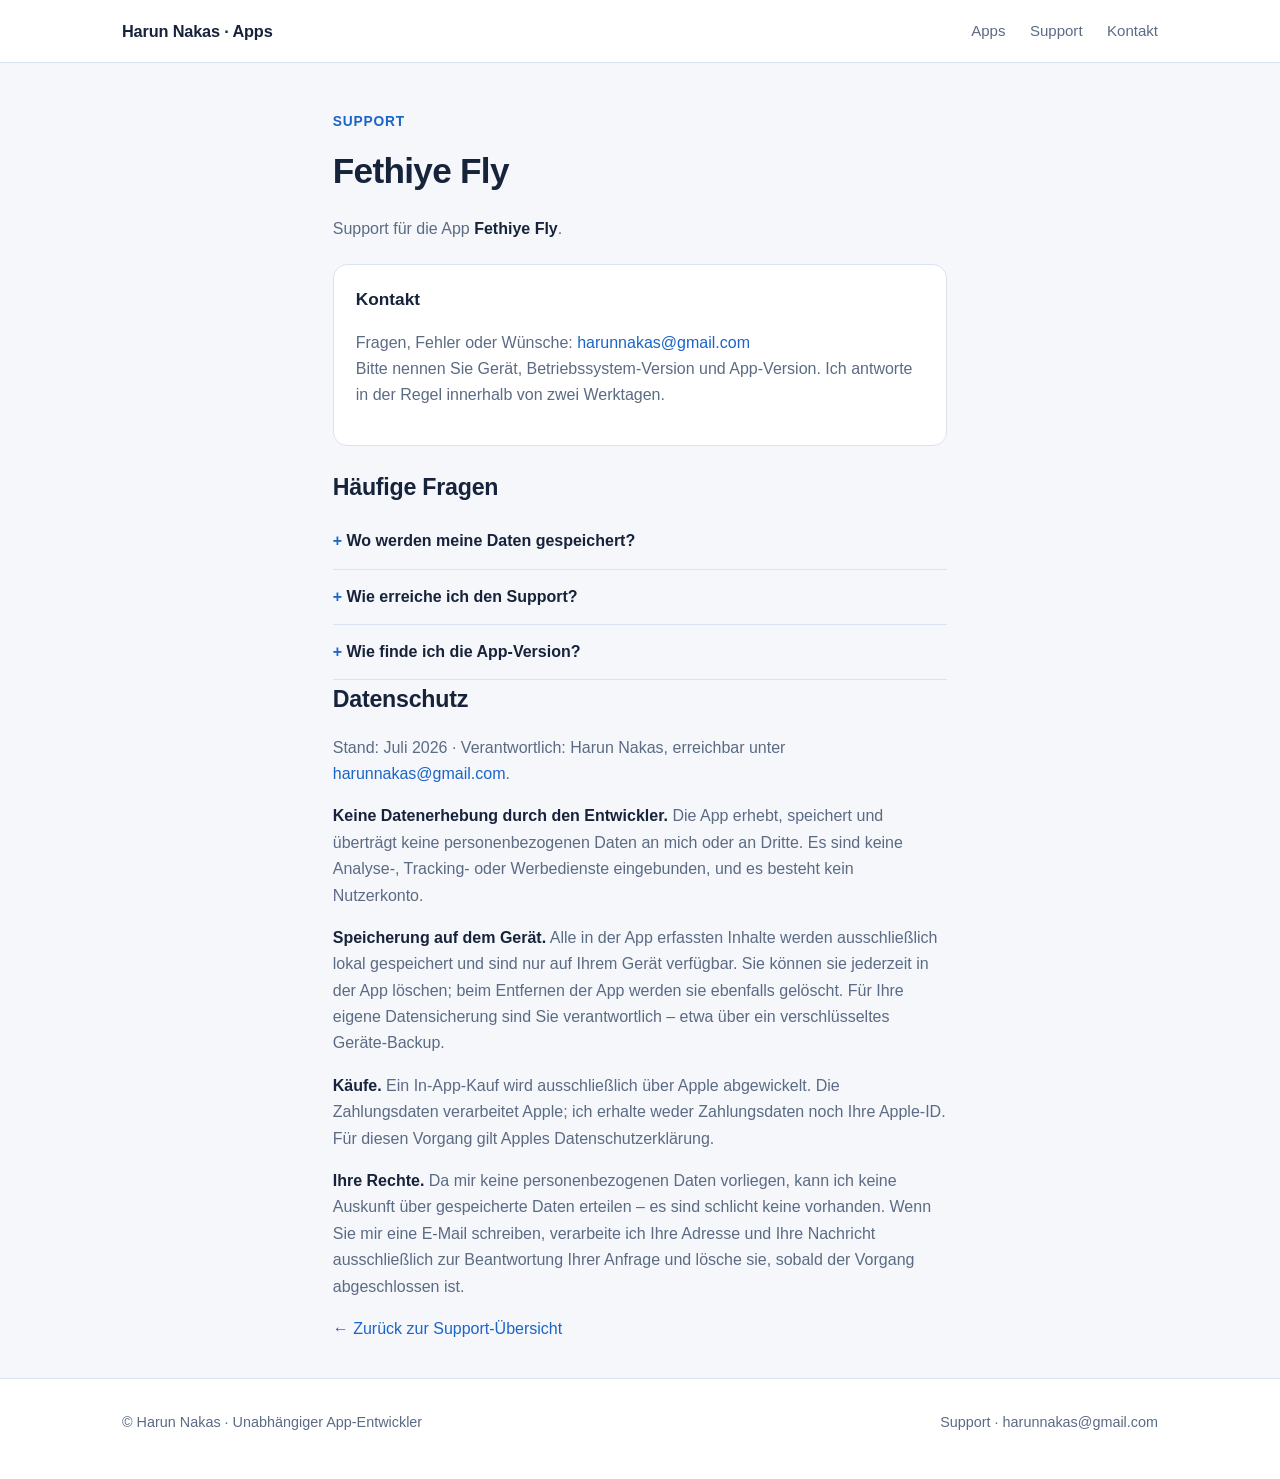
<file: fethiye-fly/index.html>
<!doctype html>
<html lang="de">
<head>
<meta charset="utf-8">
<meta name="viewport" content="width=device-width, initial-scale=1">
<title>Fethiye Fly – Support &amp; Datenschutz</title>
<meta name="description" content="Support, häufige Fragen und Datenschutzhinweise zur App Fethiye Fly.">
<meta name="color-scheme" content="dark light">
<link rel="stylesheet" href="../assets/style.css">
</head>
<body>
<header class="site">
  <div class="wrap">
    <a class="brand" href="../">Harun Nakas · Apps</a>
    <nav class="site">
      <a href="../#apps">Apps</a>
      <a href="../support/">Support</a>
      <a href="mailto:harunnakas@gmail.com">Kontakt</a>
    </nav>
  </div>
</header>
<div class="page"><div class="wrap prose">
  <p class="kicker">Support</p>
  <h1>Fethiye Fly</h1>
  <p>Support für die App <strong>Fethiye Fly</strong>.</p>
  

  <div class="panel">
    <h3>Kontakt</h3>
    <p>Fragen, Fehler oder Wünsche: <a href="mailto:harunnakas@gmail.com">harunnakas@gmail.com</a><br>
    Bitte nennen Sie Gerät, Betriebssystem-Version und App-Version.
    Ich antworte in der Regel innerhalb von zwei Werktagen.</p>
  </div>

  <h2>Häufige Fragen</h2>
  <details><summary>Wo werden meine Daten gespeichert?</summary><p>Alle Eingaben bleiben auf Ihrem Gerät. Die App überträgt keine Inhalte an den Entwickler oder an Dritte.</p></details><details><summary>Wie erreiche ich den Support?</summary><p>Schreiben Sie an <a href="mailto:harunnakas@gmail.com">harunnakas@gmail.com</a>. Bitte nennen Sie Gerät, Betriebssystem-Version und App-Version – dann geht es schneller.</p></details><details><summary>Wie finde ich die App-Version?</summary><p>Die Versionsnummer steht auf der Produktseite im App Store unterhalb von „Neue Funktionen“ sowie in den Einstellungen der App, sofern dort ein Info-Bereich vorhanden ist.</p></details>

  <h2 id="datenschutz">Datenschutz</h2>
  <p>Stand: Juli 2026 · Verantwortlich: Harun Nakas, erreichbar unter
  <a href="mailto:harunnakas@gmail.com">harunnakas@gmail.com</a>.</p>
  <p><strong>Keine Datenerhebung durch den Entwickler.</strong> Die App
  erhebt, speichert und überträgt keine personenbezogenen Daten an mich oder an
  Dritte. Es sind keine Analyse-, Tracking- oder Werbedienste eingebunden, und
  es besteht kein Nutzerkonto.</p>
  
  <p><strong>Speicherung auf dem Gerät.</strong> Alle in der App erfassten
  Inhalte werden ausschließlich lokal gespeichert und sind nur auf Ihrem Gerät
  verfügbar. Sie können sie jederzeit in der App löschen; beim Entfernen der App
  werden sie ebenfalls gelöscht. Für Ihre eigene Datensicherung sind Sie
  verantwortlich – etwa über ein verschlüsseltes Geräte-Backup.</p>
  <p><strong>Käufe.</strong> Ein In-App-Kauf wird ausschließlich über Apple
  abgewickelt. Die Zahlungsdaten verarbeitet Apple; ich erhalte weder
  Zahlungsdaten noch Ihre Apple-ID. Für diesen Vorgang gilt Apples
  Datenschutzerklärung.</p>
  <p><strong>Ihre Rechte.</strong> Da mir keine personenbezogenen Daten
  vorliegen, kann ich keine Auskunft über gespeicherte Daten erteilen – es sind
  schlicht keine vorhanden. Wenn Sie mir eine E-Mail schreiben, verarbeite ich
  Ihre Adresse und Ihre Nachricht ausschließlich zur Beantwortung Ihrer Anfrage
  und lösche sie, sobald der Vorgang abgeschlossen ist.</p>

  <p><a href="../support/">← Zurück zur Support-Übersicht</a></p>
</div></div>
<footer class="site">
  <div class="wrap foot-row">
    <div>© Harun Nakas · Unabhängiger App-Entwickler</div>
    <div>
      <a href="../support/">Support</a> ·
      <a href="mailto:harunnakas@gmail.com">harunnakas@gmail.com</a>
    </div>
  </div>
</footer>
</body>
</html>
</file>
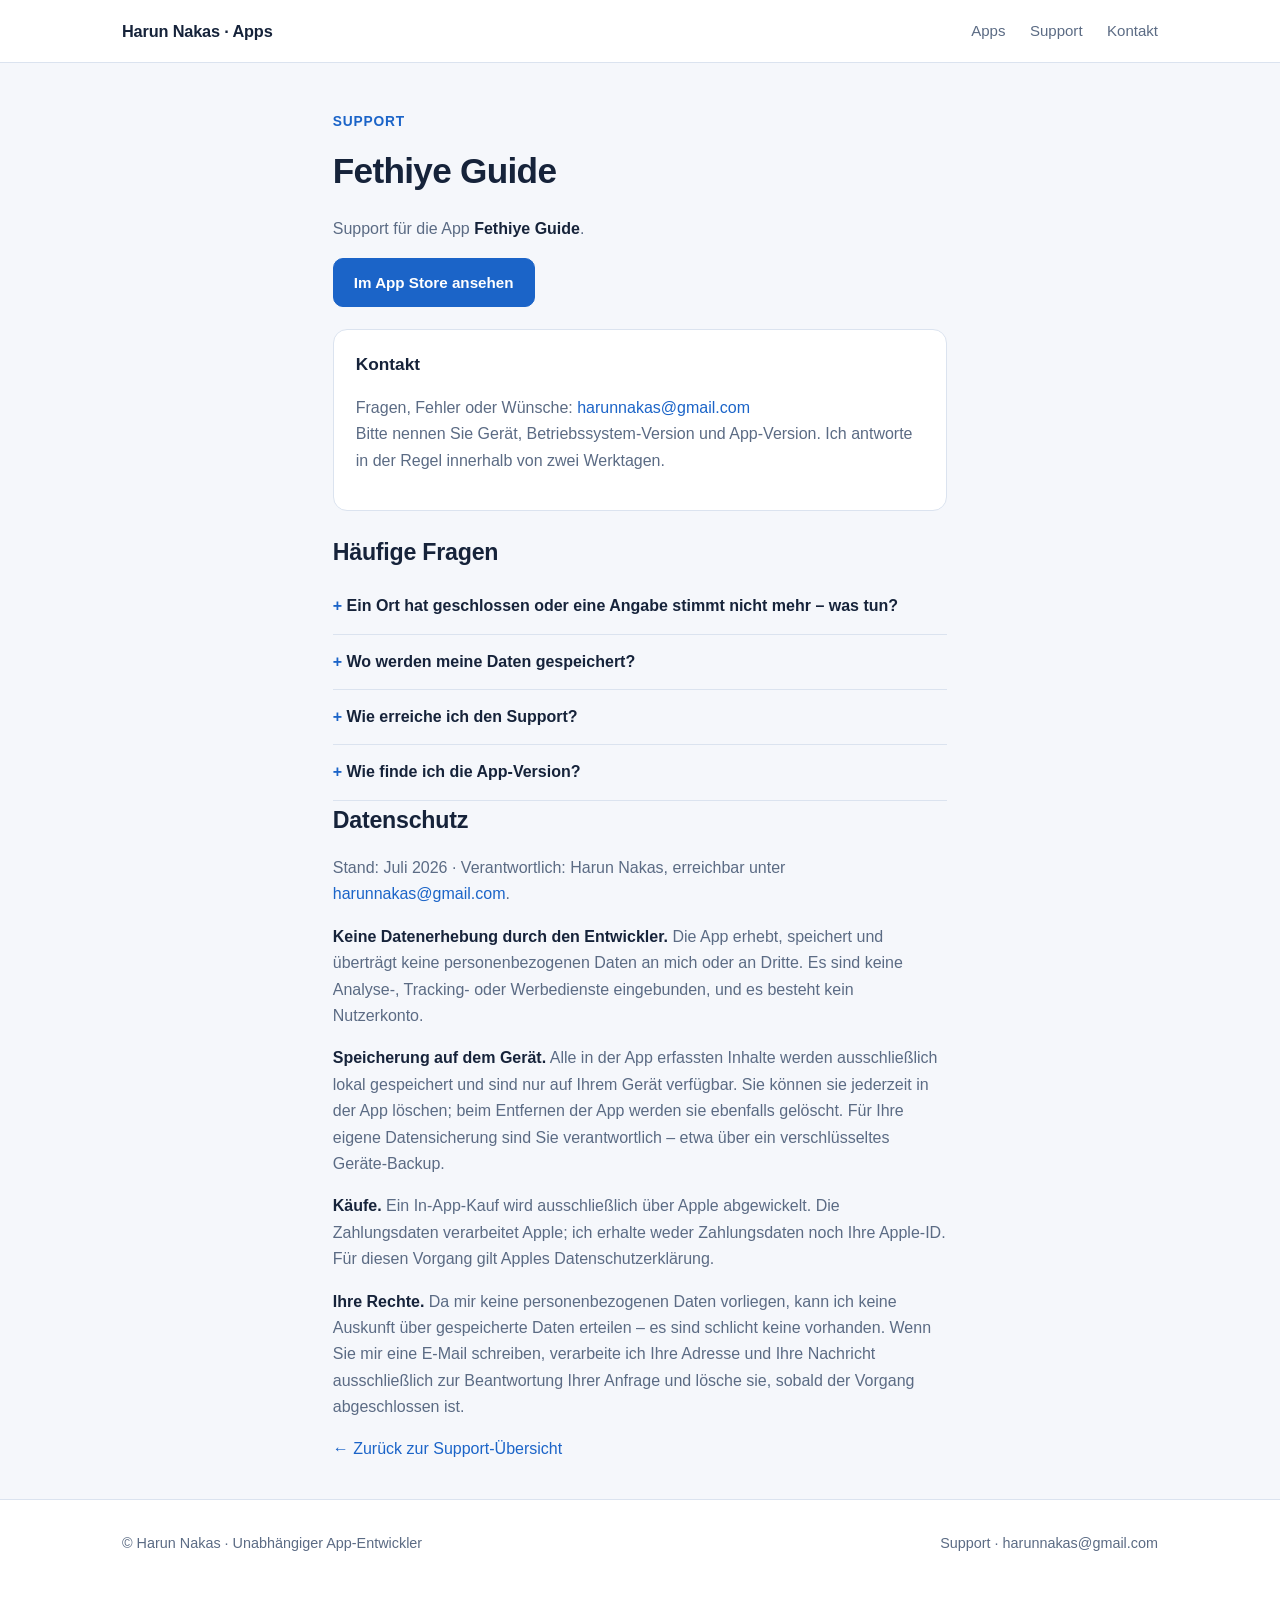
<file: fethiye-guide/index.html>
<!doctype html>
<html lang="de">
<head>
<meta charset="utf-8">
<meta name="viewport" content="width=device-width, initial-scale=1">
<title>Fethiye Guide – Support &amp; Datenschutz</title>
<meta name="description" content="Support, häufige Fragen und Datenschutzhinweise zur App Fethiye Guide.">
<meta name="color-scheme" content="dark light">
<link rel="stylesheet" href="../assets/style.css">
</head>
<body>
<header class="site">
  <div class="wrap">
    <a class="brand" href="../">Harun Nakas · Apps</a>
    <nav class="site">
      <a href="../#apps">Apps</a>
      <a href="../support/">Support</a>
      <a href="mailto:harunnakas@gmail.com">Kontakt</a>
    </nav>
  </div>
</header>
<div class="page"><div class="wrap prose">
  <p class="kicker">Support</p>
  <h1>Fethiye Guide</h1>
  <p>Support für die App <strong>Fethiye Guide</strong>.</p>
  <p><a class="btn" href="https://apps.apple.com/de/app/id6766074524">Im App Store ansehen</a></p>

  <div class="panel">
    <h3>Kontakt</h3>
    <p>Fragen, Fehler oder Wünsche: <a href="mailto:harunnakas@gmail.com">harunnakas@gmail.com</a><br>
    Bitte nennen Sie Gerät, Betriebssystem-Version und App-Version.
    Ich antworte in der Regel innerhalb von zwei Werktagen.</p>
  </div>

  <h2>Häufige Fragen</h2>
  <details><summary>Ein Ort hat geschlossen oder eine Angabe stimmt nicht mehr – was tun?</summary><p>Schreiben Sie kurz an <a href="mailto:harunnakas@gmail.com">harunnakas@gmail.com</a>. Korrekturen fließen in das nächste Update ein.</p></details><details><summary>Wo werden meine Daten gespeichert?</summary><p>Alle Eingaben bleiben auf Ihrem Gerät. Die App überträgt keine Inhalte an den Entwickler oder an Dritte.</p></details><details><summary>Wie erreiche ich den Support?</summary><p>Schreiben Sie an <a href="mailto:harunnakas@gmail.com">harunnakas@gmail.com</a>. Bitte nennen Sie Gerät, Betriebssystem-Version und App-Version – dann geht es schneller.</p></details><details><summary>Wie finde ich die App-Version?</summary><p>Die Versionsnummer steht auf der Produktseite im App Store unterhalb von „Neue Funktionen“ sowie in den Einstellungen der App, sofern dort ein Info-Bereich vorhanden ist.</p></details>

  <h2 id="datenschutz">Datenschutz</h2>
  <p>Stand: Juli 2026 · Verantwortlich: Harun Nakas, erreichbar unter
  <a href="mailto:harunnakas@gmail.com">harunnakas@gmail.com</a>.</p>
  <p><strong>Keine Datenerhebung durch den Entwickler.</strong> Die App
  erhebt, speichert und überträgt keine personenbezogenen Daten an mich oder an
  Dritte. Es sind keine Analyse-, Tracking- oder Werbedienste eingebunden, und
  es besteht kein Nutzerkonto.</p>
  
  <p><strong>Speicherung auf dem Gerät.</strong> Alle in der App erfassten
  Inhalte werden ausschließlich lokal gespeichert und sind nur auf Ihrem Gerät
  verfügbar. Sie können sie jederzeit in der App löschen; beim Entfernen der App
  werden sie ebenfalls gelöscht. Für Ihre eigene Datensicherung sind Sie
  verantwortlich – etwa über ein verschlüsseltes Geräte-Backup.</p>
  <p><strong>Käufe.</strong> Ein In-App-Kauf wird ausschließlich über Apple
  abgewickelt. Die Zahlungsdaten verarbeitet Apple; ich erhalte weder
  Zahlungsdaten noch Ihre Apple-ID. Für diesen Vorgang gilt Apples
  Datenschutzerklärung.</p>
  <p><strong>Ihre Rechte.</strong> Da mir keine personenbezogenen Daten
  vorliegen, kann ich keine Auskunft über gespeicherte Daten erteilen – es sind
  schlicht keine vorhanden. Wenn Sie mir eine E-Mail schreiben, verarbeite ich
  Ihre Adresse und Ihre Nachricht ausschließlich zur Beantwortung Ihrer Anfrage
  und lösche sie, sobald der Vorgang abgeschlossen ist.</p>

  <p><a href="../support/">← Zurück zur Support-Übersicht</a></p>
</div></div>
<footer class="site">
  <div class="wrap foot-row">
    <div>© Harun Nakas · Unabhängiger App-Entwickler</div>
    <div>
      <a href="../support/">Support</a> ·
      <a href="mailto:harunnakas@gmail.com">harunnakas@gmail.com</a>
    </div>
  </div>
</footer>
</body>
</html>
</file>
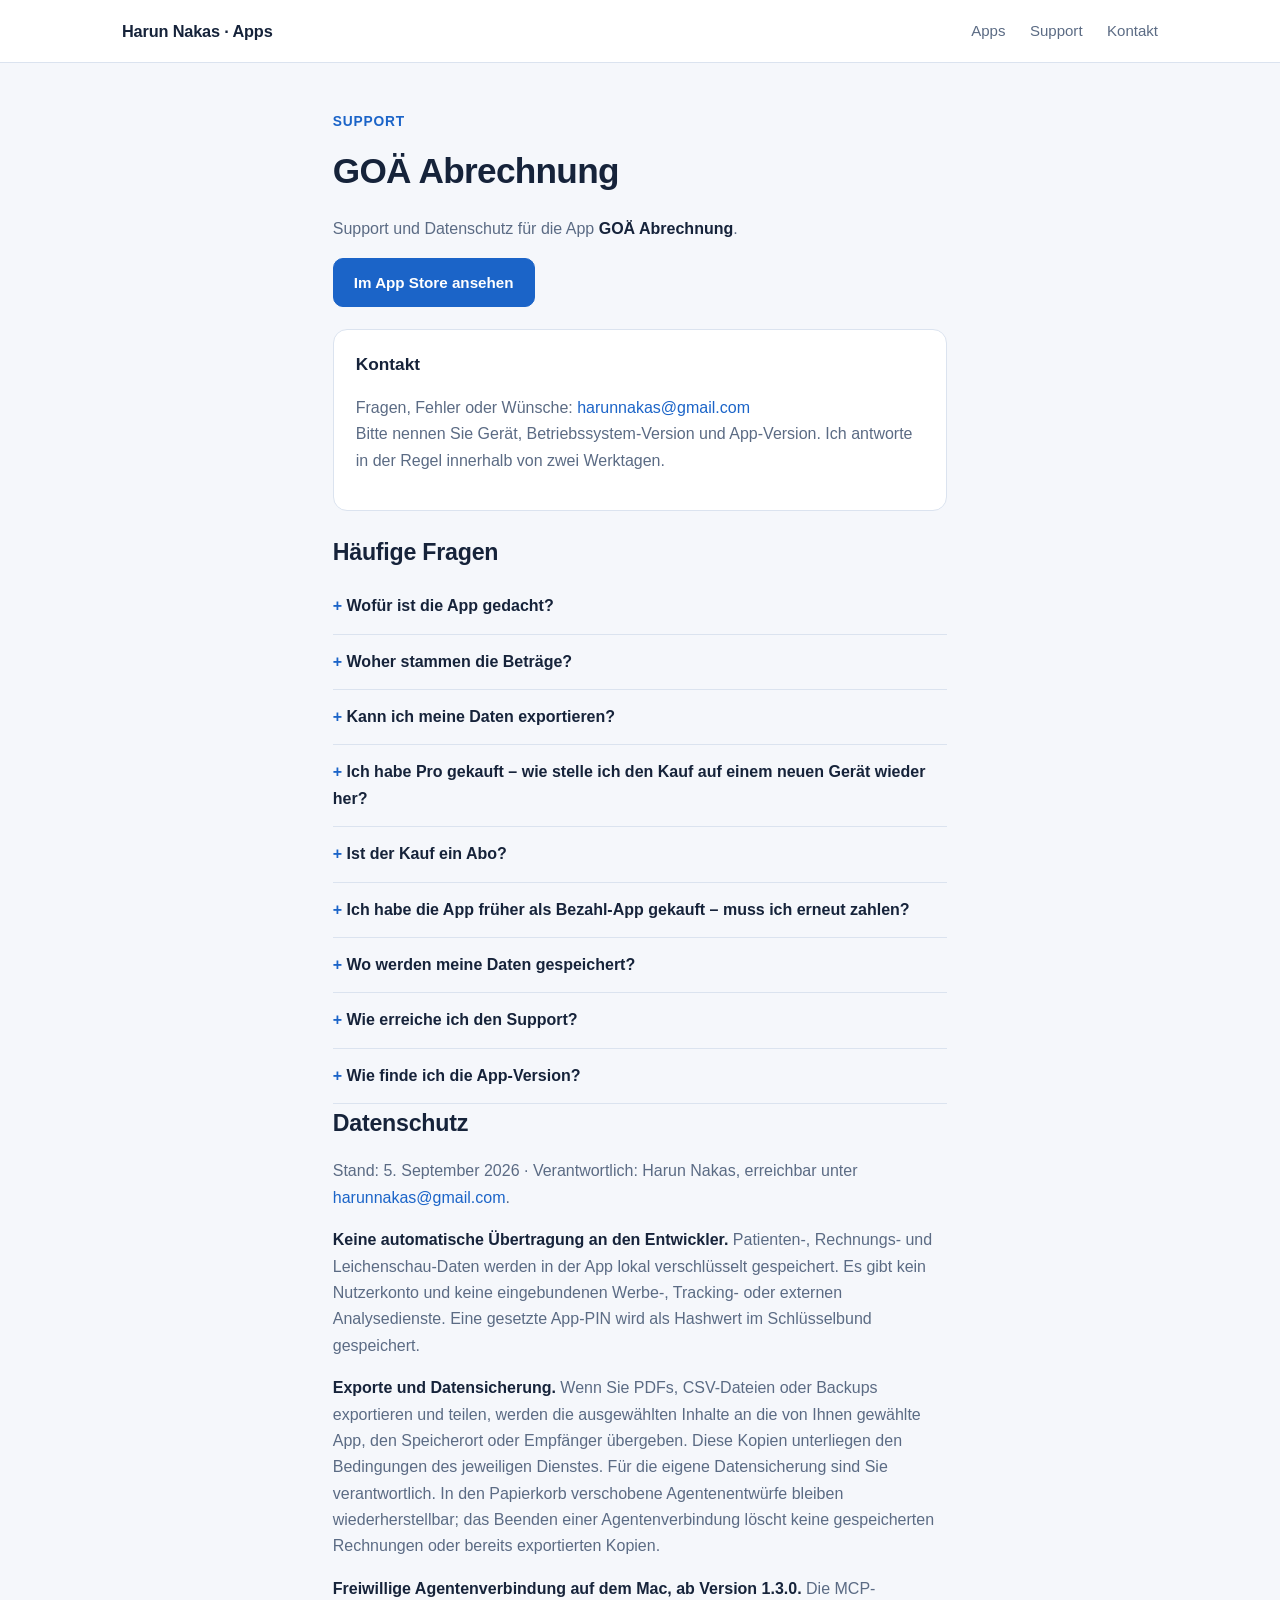
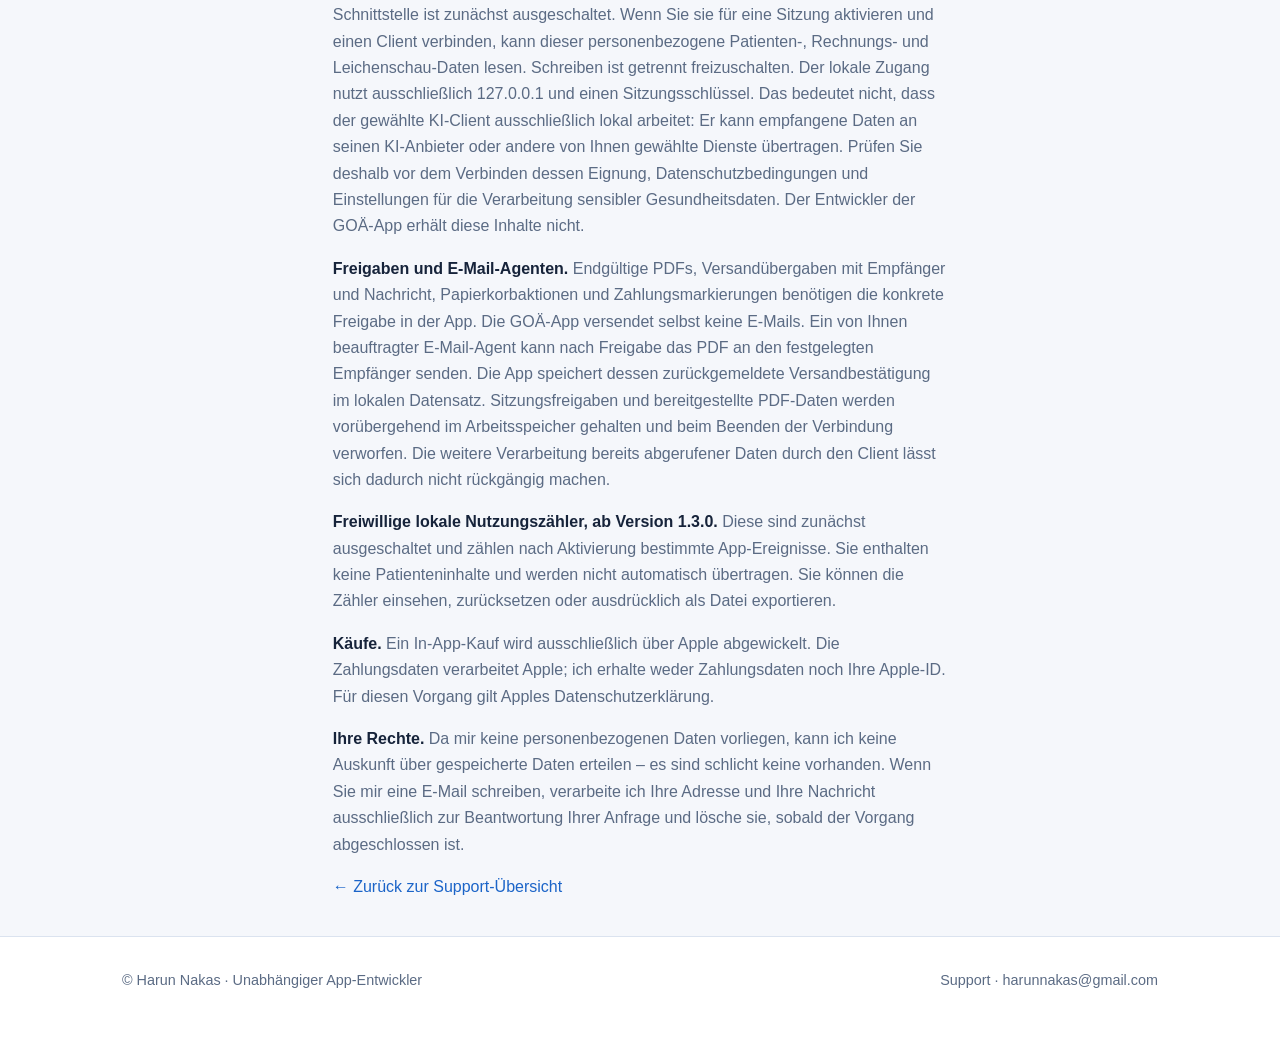
<file: goae/index.html>
<!doctype html>
<html lang="de">
<head>
<meta charset="utf-8">
<meta name="viewport" content="width=device-width, initial-scale=1">
<title>GOÄ Abrechnung – Support &amp; Datenschutz</title>
<meta name="description" content="Support, häufige Fragen und Datenschutzhinweise zur App GOÄ Abrechnung.">
<meta name="color-scheme" content="dark light">
<link rel="stylesheet" href="../assets/style.css">
</head>
<body>
<header class="site">
  <div class="wrap">
    <a class="brand" href="../">Harun Nakas · Apps</a>
    <nav class="site">
      <a href="../#apps">Apps</a>
      <a href="../support/">Support</a>
      <a href="mailto:harunnakas@gmail.com">Kontakt</a>
    </nav>
  </div>
</header>
<div class="page"><div class="wrap prose">
  <p class="kicker">Support</p>
  <h1>GOÄ Abrechnung</h1>
  <p>Support und Datenschutz für die App <strong>GOÄ Abrechnung</strong>.</p>
  <p><a class="btn" href="https://apps.apple.com/de/app/id6762179870">Im App Store ansehen</a></p>

  <div class="panel">
    <h3>Kontakt</h3>
    <p>Fragen, Fehler oder Wünsche: <a href="mailto:harunnakas@gmail.com">harunnakas@gmail.com</a><br>
    Bitte nennen Sie Gerät, Betriebssystem-Version und App-Version.
    Ich antworte in der Regel innerhalb von zwei Werktagen.</p>
  </div>

  <h2>Häufige Fragen</h2>
  <details><summary>Wofür ist die App gedacht?</summary><p>Für die Privatliquidation nach GOÄ: Leistungsziffern auswählen, Faktoren und Begründungen erfassen, Rechnungen als PDF erzeugen und den Zahlungsstatus im Blick behalten.</p></details><details><summary>Woher stammen die Beträge?</summary><p>Die Beträge werden aus den Punktzahlen der GOÄ mit dem gesetzlichen Punktwert berechnet. Trotz sorgfältiger Prüfung gilt: Die App ist eine Rechenhilfe und ersetzt keine abrechnungsfachliche Beratung – bitte prüfen Sie jede Rechnung vor dem Versand.</p></details><details><summary>Kann ich meine Daten exportieren?</summary><p>Ja, Rechnungen lassen sich als PDF und die Übersicht als CSV-Datei exportieren. Der Export erfolgt über die Teilen-Funktion Ihres Geräts.</p></details><details><summary>Ich habe Pro gekauft – wie stelle ich den Kauf auf einem neuen Gerät wieder her?</summary><p>Öffnen Sie den Pro-Bereich in der App und tippen Sie auf „Käufe wiederherstellen“. Wichtig ist, dass Sie mit derselben Apple-ID angemeldet sind, mit der Sie gekauft haben.</p></details><details><summary>Ist der Kauf ein Abo?</summary><p>Pro ist als Monatsabo, Jahresabo oder Einmalkauf erhältlich. Die aktuellen Preise und Bedingungen stehen vor dem Kauf in der App. Abos verlängern sich automatisch, sofern sie nicht rechtzeitig in den App-Store-Einstellungen gekündigt werden.</p></details><details><summary>Ich habe die App früher als Bezahl-App gekauft – muss ich erneut zahlen?</summary><p>Nein. Wer die App vor der Umstellung auf das kostenlose Modell gekauft hat, behält den vollen Funktionsumfang automatisch. Falls die Freischaltung nicht greift, hilft „Käufe wiederherstellen“ – und andernfalls eine kurze E-Mail.</p></details><details><summary>Wo werden meine Daten gespeichert?</summary><p>Patienten-, Rechnungs- und Leichenschau-Daten werden lokal verschlüsselt gespeichert. Exporte und die ab Version 1.3.0 verfügbare, freiwillige Agentenverbindung können Daten an von Ihnen gewählte Empfänger oder Clients weitergeben. Der Entwickler erhält diese Inhalte nicht.</p></details><details><summary>Wie erreiche ich den Support?</summary><p>Schreiben Sie an <a href="mailto:harunnakas@gmail.com">harunnakas@gmail.com</a>. Bitte nennen Sie Gerät, Betriebssystem-Version und App-Version – dann geht es schneller.</p></details><details><summary>Wie finde ich die App-Version?</summary><p>Die Versionsnummer steht auf der Produktseite im App Store unterhalb von „Neue Funktionen“ sowie in den Einstellungen der App, sofern dort ein Info-Bereich vorhanden ist.</p></details>

  <h2 id="datenschutz">Datenschutz</h2>
  <p>Stand: 5. September 2026 · Verantwortlich: Harun Nakas, erreichbar unter
  <a href="mailto:harunnakas@gmail.com">harunnakas@gmail.com</a>.</p>
  <p><strong>Keine automatische Übertragung an den Entwickler.</strong> Patienten-, Rechnungs- und Leichenschau-Daten werden in der App lokal verschlüsselt gespeichert. Es gibt kein Nutzerkonto und keine eingebundenen Werbe-, Tracking- oder externen Analysedienste. Eine gesetzte App-PIN wird als Hashwert im Schlüsselbund gespeichert.</p>
  <p><strong>Exporte und Datensicherung.</strong> Wenn Sie PDFs, CSV-Dateien oder Backups exportieren und teilen, werden die ausgewählten Inhalte an die von Ihnen gewählte App, den Speicherort oder Empfänger übergeben. Diese Kopien unterliegen den Bedingungen des jeweiligen Dienstes. Für die eigene Datensicherung sind Sie verantwortlich. In den Papierkorb verschobene Agentenentwürfe bleiben wiederherstellbar; das Beenden einer Agentenverbindung löscht keine gespeicherten Rechnungen oder bereits exportierten Kopien.</p>
  <p><strong>Freiwillige Agentenverbindung auf dem Mac, ab Version 1.3.0.</strong> Die MCP-Schnittstelle ist zunächst ausgeschaltet. Wenn Sie sie für eine Sitzung aktivieren und einen Client verbinden, kann dieser personenbezogene Patienten-, Rechnungs- und Leichenschau-Daten lesen. Schreiben ist getrennt freizuschalten. Der lokale Zugang nutzt ausschließlich 127.0.0.1 und einen Sitzungsschlüssel. Das bedeutet nicht, dass der gewählte KI-Client ausschließlich lokal arbeitet: Er kann empfangene Daten an seinen KI-Anbieter oder andere von Ihnen gewählte Dienste übertragen. Prüfen Sie deshalb vor dem Verbinden dessen Eignung, Datenschutzbedingungen und Einstellungen für die Verarbeitung sensibler Gesundheitsdaten. Der Entwickler der GOÄ-App erhält diese Inhalte nicht.</p>
  <p><strong>Freigaben und E-Mail-Agenten.</strong> Endgültige PDFs, Versandübergaben mit Empfänger und Nachricht, Papierkorbaktionen und Zahlungsmarkierungen benötigen die konkrete Freigabe in der App. Die GOÄ-App versendet selbst keine E-Mails. Ein von Ihnen beauftragter E-Mail-Agent kann nach Freigabe das PDF an den festgelegten Empfänger senden. Die App speichert dessen zurückgemeldete Versandbestätigung im lokalen Datensatz. Sitzungsfreigaben und bereitgestellte PDF-Daten werden vorübergehend im Arbeitsspeicher gehalten und beim Beenden der Verbindung verworfen. Die weitere Verarbeitung bereits abgerufener Daten durch den Client lässt sich dadurch nicht rückgängig machen.</p>
  <p><strong>Freiwillige lokale Nutzungszähler, ab Version 1.3.0.</strong> Diese sind zunächst ausgeschaltet und zählen nach Aktivierung bestimmte App-Ereignisse. Sie enthalten keine Patienteninhalte und werden nicht automatisch übertragen. Sie können die Zähler einsehen, zurücksetzen oder ausdrücklich als Datei exportieren.</p>
  <p><strong>Käufe.</strong> Ein In-App-Kauf wird ausschließlich über Apple
  abgewickelt. Die Zahlungsdaten verarbeitet Apple; ich erhalte weder
  Zahlungsdaten noch Ihre Apple-ID. Für diesen Vorgang gilt Apples
  Datenschutzerklärung.</p>
  <p><strong>Ihre Rechte.</strong> Da mir keine personenbezogenen Daten
  vorliegen, kann ich keine Auskunft über gespeicherte Daten erteilen – es sind
  schlicht keine vorhanden. Wenn Sie mir eine E-Mail schreiben, verarbeite ich
  Ihre Adresse und Ihre Nachricht ausschließlich zur Beantwortung Ihrer Anfrage
  und lösche sie, sobald der Vorgang abgeschlossen ist.</p>

  <p><a href="../support/">← Zurück zur Support-Übersicht</a></p>
</div></div>
<footer class="site">
  <div class="wrap foot-row">
    <div>© Harun Nakas · Unabhängiger App-Entwickler</div>
    <div>
      <a href="../support/">Support</a> ·
      <a href="mailto:harunnakas@gmail.com">harunnakas@gmail.com</a>
    </div>
  </div>
</footer>
</body>
</html>
</file>
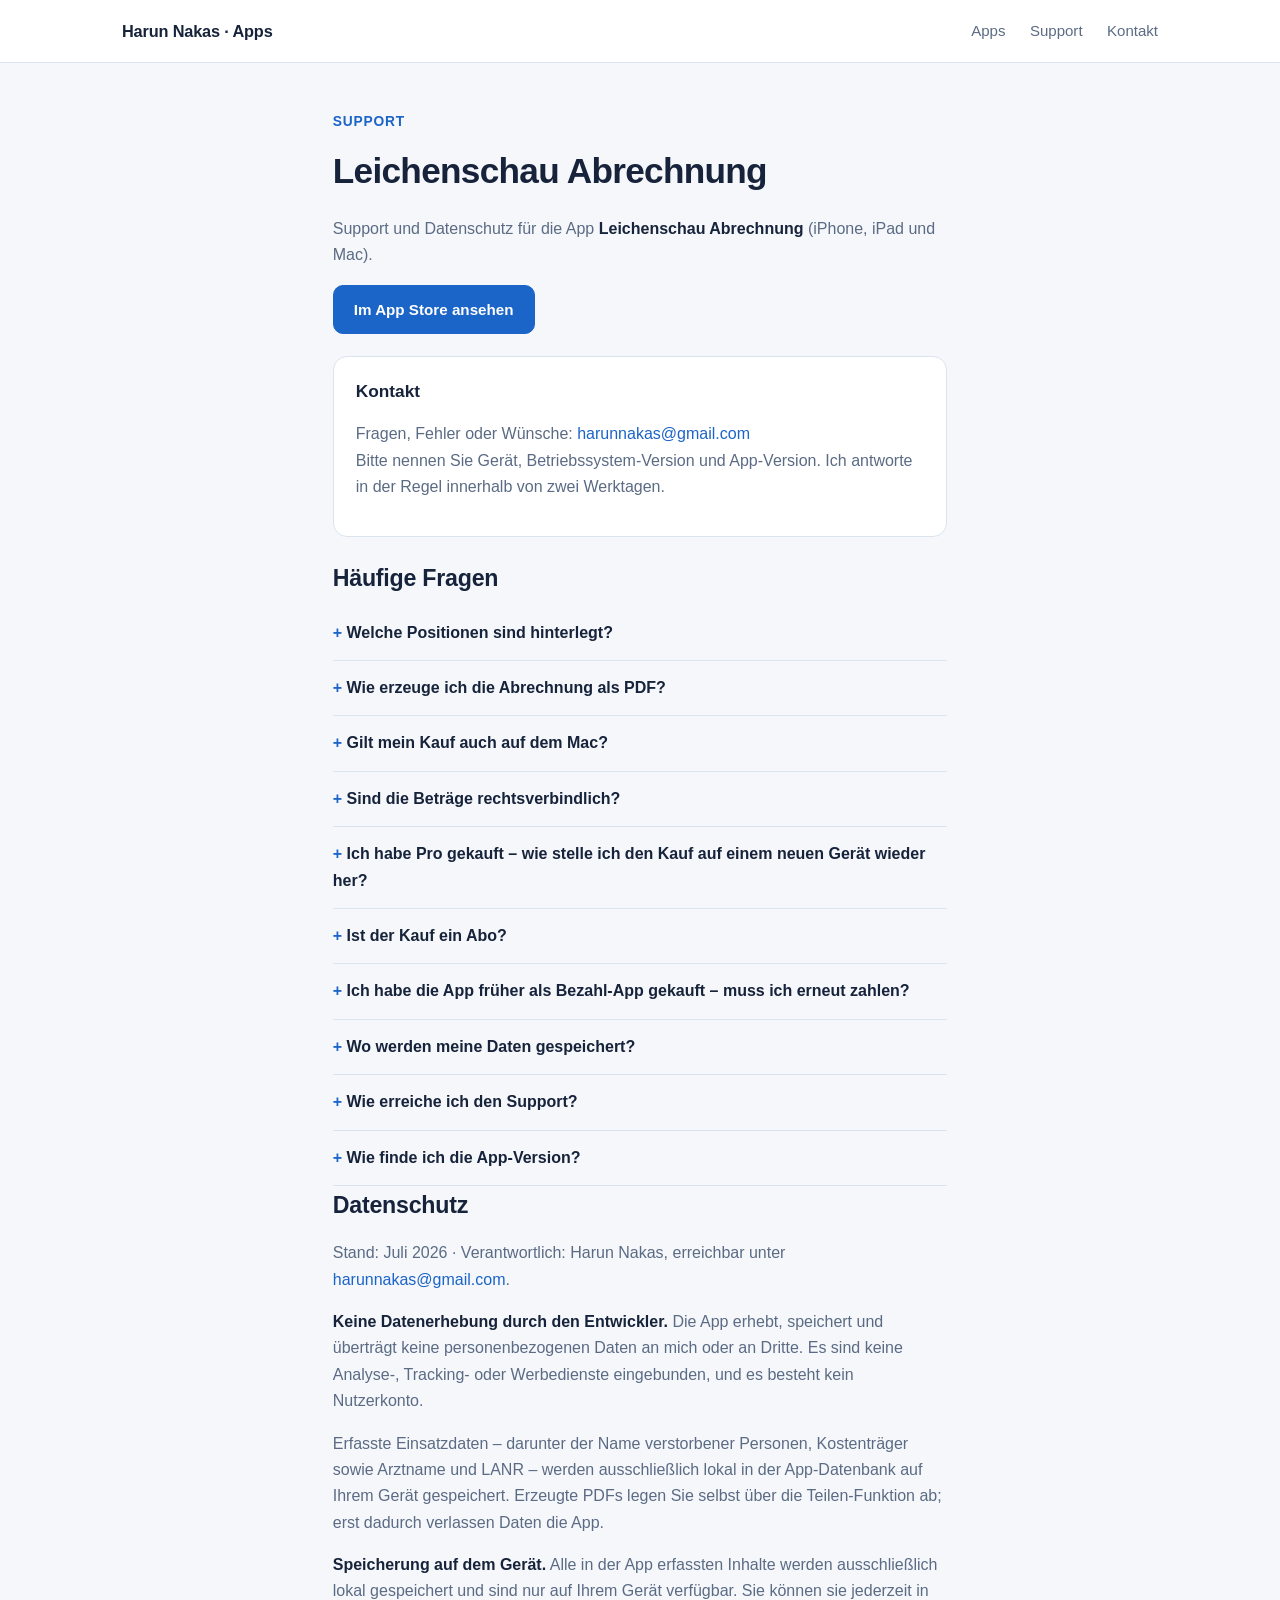
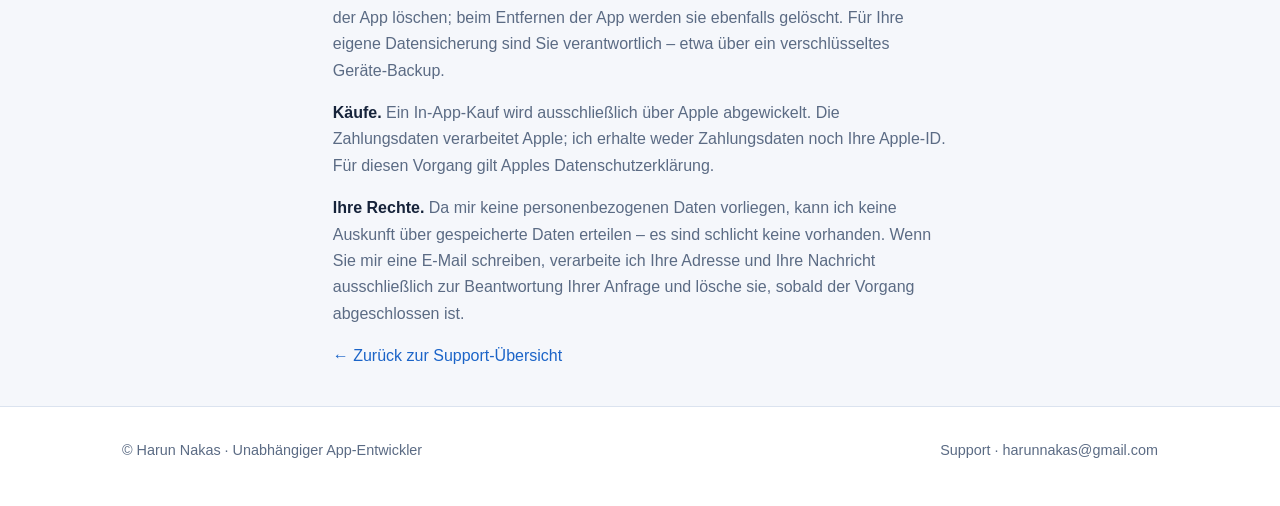
<file: leichenschau/index.html>
<!doctype html>
<html lang="de">
<head>
<meta charset="utf-8">
<meta name="viewport" content="width=device-width, initial-scale=1">
<title>Leichenschau Abrechnung – Support &amp; Datenschutz</title>
<meta name="description" content="Support, häufige Fragen und Datenschutzhinweise zur App Leichenschau Abrechnung.">
<meta name="color-scheme" content="dark light">
<link rel="stylesheet" href="../assets/style.css">
</head>
<body>
<header class="site">
  <div class="wrap">
    <a class="brand" href="../">Harun Nakas · Apps</a>
    <nav class="site">
      <a href="../#apps">Apps</a>
      <a href="../support/">Support</a>
      <a href="mailto:harunnakas@gmail.com">Kontakt</a>
    </nav>
  </div>
</header>
<div class="page"><div class="wrap prose">
  <p class="kicker">Support</p>
  <h1>Leichenschau Abrechnung</h1>
  <p>Support und Datenschutz für die App <strong>Leichenschau Abrechnung</strong> (iPhone, iPad und Mac).</p>
  <p><a class="btn" href="https://apps.apple.com/de/app/id6762590878">Im App Store ansehen</a></p>

  <div class="panel">
    <h3>Kontakt</h3>
    <p>Fragen, Fehler oder Wünsche: <a href="mailto:harunnakas@gmail.com">harunnakas@gmail.com</a><br>
    Bitte nennen Sie Gerät, Betriebssystem-Version und App-Version.
    Ich antworte in der Regel innerhalb von zwei Werktagen.</p>
  </div>

  <h2>Häufige Fragen</h2>
  <details><summary>Welche Positionen sind hinterlegt?</summary><p>GOÄ-Ziffer 100 (vorläufige Todesfeststellung) und 101 (Todesfeststellung/Todesbescheinigung) jeweils mit Faktor 0,6 und 1,0, Wegegeld nach §8 GOÄ gestaffelt nach Entfernung und Tages-/Nachtzeit, die Zuschläge E, N, G und H, der Zuschlag Nr. 102 sowie der Vordrucksatz der Todesbescheinigung (Freistaat Bayern).</p></details><details><summary>Wie erzeuge ich die Abrechnung als PDF?</summary><p>Einsatz anlegen, Positionen antippen, in der Zusammenfassung auf „PDF-Vorschau öffnen“ tippen. Aus der Vorschau lässt sich das PDF teilen, sichern oder drucken.</p></details><details><summary>Gilt mein Kauf auch auf dem Mac?</summary><p>Ja. iPhone-, iPad- und Mac-Version teilen sich denselben Kauf, solange dieselbe Apple-ID verwendet wird.</p></details><details><summary>Sind die Beträge rechtsverbindlich?</summary><p>Nein. Die App ist eine Rechenhilfe. Gebührensätze können sich ändern – bitte prüfen Sie alle Angaben vor der Abrechnung eigenverantwortlich. Die App ersetzt keine rechtliche oder abrechnungsfachliche Beratung.</p></details><details><summary>Ich habe Pro gekauft – wie stelle ich den Kauf auf einem neuen Gerät wieder her?</summary><p>Öffnen Sie den Pro-Bereich in der App und tippen Sie auf „Käufe wiederherstellen“. Wichtig ist, dass Sie mit derselben Apple-ID angemeldet sind, mit der Sie gekauft haben.</p></details><details><summary>Ist der Kauf ein Abo?</summary><p>Nein. Pro ist ein einmaliger Kauf ohne laufende Kosten.</p></details><details><summary>Ich habe die App früher als Bezahl-App gekauft – muss ich erneut zahlen?</summary><p>Nein. Wer die App vor der Umstellung auf das kostenlose Modell gekauft hat, behält den vollen Funktionsumfang automatisch. Falls die Freischaltung nicht greift, hilft „Käufe wiederherstellen“ – und andernfalls eine kurze E-Mail.</p></details><details><summary>Wo werden meine Daten gespeichert?</summary><p>Alle Eingaben bleiben auf Ihrem Gerät. Die App überträgt keine Inhalte an den Entwickler oder an Dritte.</p></details><details><summary>Wie erreiche ich den Support?</summary><p>Schreiben Sie an <a href="mailto:harunnakas@gmail.com">harunnakas@gmail.com</a>. Bitte nennen Sie Gerät, Betriebssystem-Version und App-Version – dann geht es schneller.</p></details><details><summary>Wie finde ich die App-Version?</summary><p>Die Versionsnummer steht auf der Produktseite im App Store unterhalb von „Neue Funktionen“ sowie in den Einstellungen der App, sofern dort ein Info-Bereich vorhanden ist.</p></details>

  <h2 id="datenschutz">Datenschutz</h2>
  <p>Stand: Juli 2026 · Verantwortlich: Harun Nakas, erreichbar unter
  <a href="mailto:harunnakas@gmail.com">harunnakas@gmail.com</a>.</p>
  <p><strong>Keine Datenerhebung durch den Entwickler.</strong> Die App
  erhebt, speichert und überträgt keine personenbezogenen Daten an mich oder an
  Dritte. Es sind keine Analyse-, Tracking- oder Werbedienste eingebunden, und
  es besteht kein Nutzerkonto.</p>
  <p>Erfasste Einsatzdaten – darunter der Name verstorbener Personen, Kostenträger sowie Arztname und LANR – werden ausschließlich lokal in der App-Datenbank auf Ihrem Gerät gespeichert. Erzeugte PDFs legen Sie selbst über die Teilen-Funktion ab; erst dadurch verlassen Daten die App.</p>
  <p><strong>Speicherung auf dem Gerät.</strong> Alle in der App erfassten
  Inhalte werden ausschließlich lokal gespeichert und sind nur auf Ihrem Gerät
  verfügbar. Sie können sie jederzeit in der App löschen; beim Entfernen der App
  werden sie ebenfalls gelöscht. Für Ihre eigene Datensicherung sind Sie
  verantwortlich – etwa über ein verschlüsseltes Geräte-Backup.</p>
  <p><strong>Käufe.</strong> Ein In-App-Kauf wird ausschließlich über Apple
  abgewickelt. Die Zahlungsdaten verarbeitet Apple; ich erhalte weder
  Zahlungsdaten noch Ihre Apple-ID. Für diesen Vorgang gilt Apples
  Datenschutzerklärung.</p>
  <p><strong>Ihre Rechte.</strong> Da mir keine personenbezogenen Daten
  vorliegen, kann ich keine Auskunft über gespeicherte Daten erteilen – es sind
  schlicht keine vorhanden. Wenn Sie mir eine E-Mail schreiben, verarbeite ich
  Ihre Adresse und Ihre Nachricht ausschließlich zur Beantwortung Ihrer Anfrage
  und lösche sie, sobald der Vorgang abgeschlossen ist.</p>

  <p><a href="../support/">← Zurück zur Support-Übersicht</a></p>
</div></div>
<footer class="site">
  <div class="wrap foot-row">
    <div>© Harun Nakas · Unabhängiger App-Entwickler</div>
    <div>
      <a href="../support/">Support</a> ·
      <a href="mailto:harunnakas@gmail.com">harunnakas@gmail.com</a>
    </div>
  </div>
</footer>
</body>
</html>
</file>
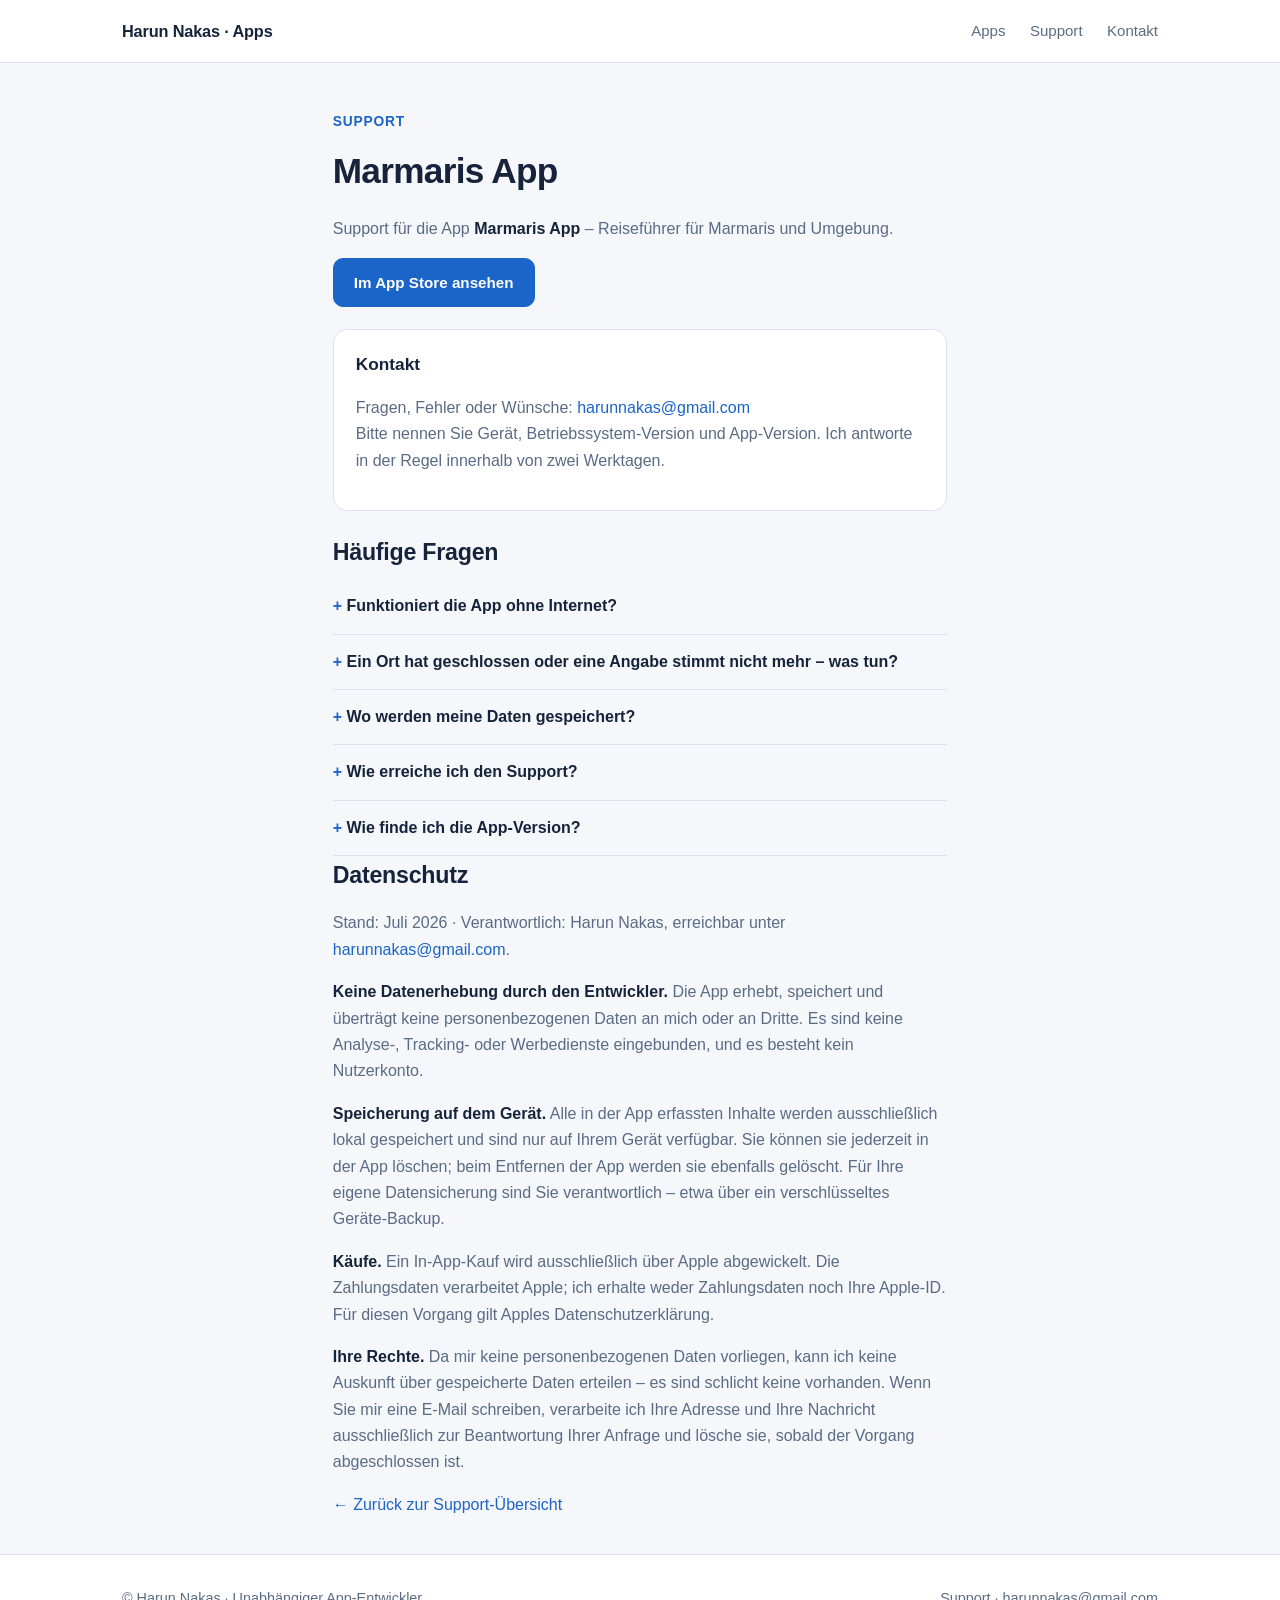
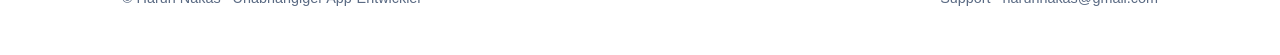
<file: marmaris-app/index.html>
<!doctype html>
<html lang="de">
<head>
<meta charset="utf-8">
<meta name="viewport" content="width=device-width, initial-scale=1">
<title>Marmaris App – Support &amp; Datenschutz</title>
<meta name="description" content="Support, häufige Fragen und Datenschutzhinweise zur App Marmaris App.">
<meta name="color-scheme" content="dark light">
<link rel="stylesheet" href="../assets/style.css">
</head>
<body>
<header class="site">
  <div class="wrap">
    <a class="brand" href="../">Harun Nakas · Apps</a>
    <nav class="site">
      <a href="../#apps">Apps</a>
      <a href="../support/">Support</a>
      <a href="mailto:harunnakas@gmail.com">Kontakt</a>
    </nav>
  </div>
</header>
<div class="page"><div class="wrap prose">
  <p class="kicker">Support</p>
  <h1>Marmaris App</h1>
  <p>Support für die App <strong>Marmaris App</strong> – Reiseführer für Marmaris und Umgebung.</p>
  <p><a class="btn" href="https://apps.apple.com/de/app/id6770888895">Im App Store ansehen</a></p>

  <div class="panel">
    <h3>Kontakt</h3>
    <p>Fragen, Fehler oder Wünsche: <a href="mailto:harunnakas@gmail.com">harunnakas@gmail.com</a><br>
    Bitte nennen Sie Gerät, Betriebssystem-Version und App-Version.
    Ich antworte in der Regel innerhalb von zwei Werktagen.</p>
  </div>

  <h2>Häufige Fragen</h2>
  <details><summary>Funktioniert die App ohne Internet?</summary><p>Die Inhalte sind in der App enthalten. Für Karten, Routen und externe Links wird eine Internetverbindung benötigt.</p></details><details><summary>Ein Ort hat geschlossen oder eine Angabe stimmt nicht mehr – was tun?</summary><p>Schreiben Sie kurz an <a href="mailto:harunnakas@gmail.com">harunnakas@gmail.com</a>. Korrekturen fließen in das nächste Update ein.</p></details><details><summary>Wo werden meine Daten gespeichert?</summary><p>Alle Eingaben bleiben auf Ihrem Gerät. Die App überträgt keine Inhalte an den Entwickler oder an Dritte.</p></details><details><summary>Wie erreiche ich den Support?</summary><p>Schreiben Sie an <a href="mailto:harunnakas@gmail.com">harunnakas@gmail.com</a>. Bitte nennen Sie Gerät, Betriebssystem-Version und App-Version – dann geht es schneller.</p></details><details><summary>Wie finde ich die App-Version?</summary><p>Die Versionsnummer steht auf der Produktseite im App Store unterhalb von „Neue Funktionen“ sowie in den Einstellungen der App, sofern dort ein Info-Bereich vorhanden ist.</p></details>

  <h2 id="datenschutz">Datenschutz</h2>
  <p>Stand: Juli 2026 · Verantwortlich: Harun Nakas, erreichbar unter
  <a href="mailto:harunnakas@gmail.com">harunnakas@gmail.com</a>.</p>
  <p><strong>Keine Datenerhebung durch den Entwickler.</strong> Die App
  erhebt, speichert und überträgt keine personenbezogenen Daten an mich oder an
  Dritte. Es sind keine Analyse-, Tracking- oder Werbedienste eingebunden, und
  es besteht kein Nutzerkonto.</p>
  
  <p><strong>Speicherung auf dem Gerät.</strong> Alle in der App erfassten
  Inhalte werden ausschließlich lokal gespeichert und sind nur auf Ihrem Gerät
  verfügbar. Sie können sie jederzeit in der App löschen; beim Entfernen der App
  werden sie ebenfalls gelöscht. Für Ihre eigene Datensicherung sind Sie
  verantwortlich – etwa über ein verschlüsseltes Geräte-Backup.</p>
  <p><strong>Käufe.</strong> Ein In-App-Kauf wird ausschließlich über Apple
  abgewickelt. Die Zahlungsdaten verarbeitet Apple; ich erhalte weder
  Zahlungsdaten noch Ihre Apple-ID. Für diesen Vorgang gilt Apples
  Datenschutzerklärung.</p>
  <p><strong>Ihre Rechte.</strong> Da mir keine personenbezogenen Daten
  vorliegen, kann ich keine Auskunft über gespeicherte Daten erteilen – es sind
  schlicht keine vorhanden. Wenn Sie mir eine E-Mail schreiben, verarbeite ich
  Ihre Adresse und Ihre Nachricht ausschließlich zur Beantwortung Ihrer Anfrage
  und lösche sie, sobald der Vorgang abgeschlossen ist.</p>

  <p><a href="../support/">← Zurück zur Support-Übersicht</a></p>
</div></div>
<footer class="site">
  <div class="wrap foot-row">
    <div>© Harun Nakas · Unabhängiger App-Entwickler</div>
    <div>
      <a href="../support/">Support</a> ·
      <a href="mailto:harunnakas@gmail.com">harunnakas@gmail.com</a>
    </div>
  </div>
</footer>
</body>
</html>
</file>
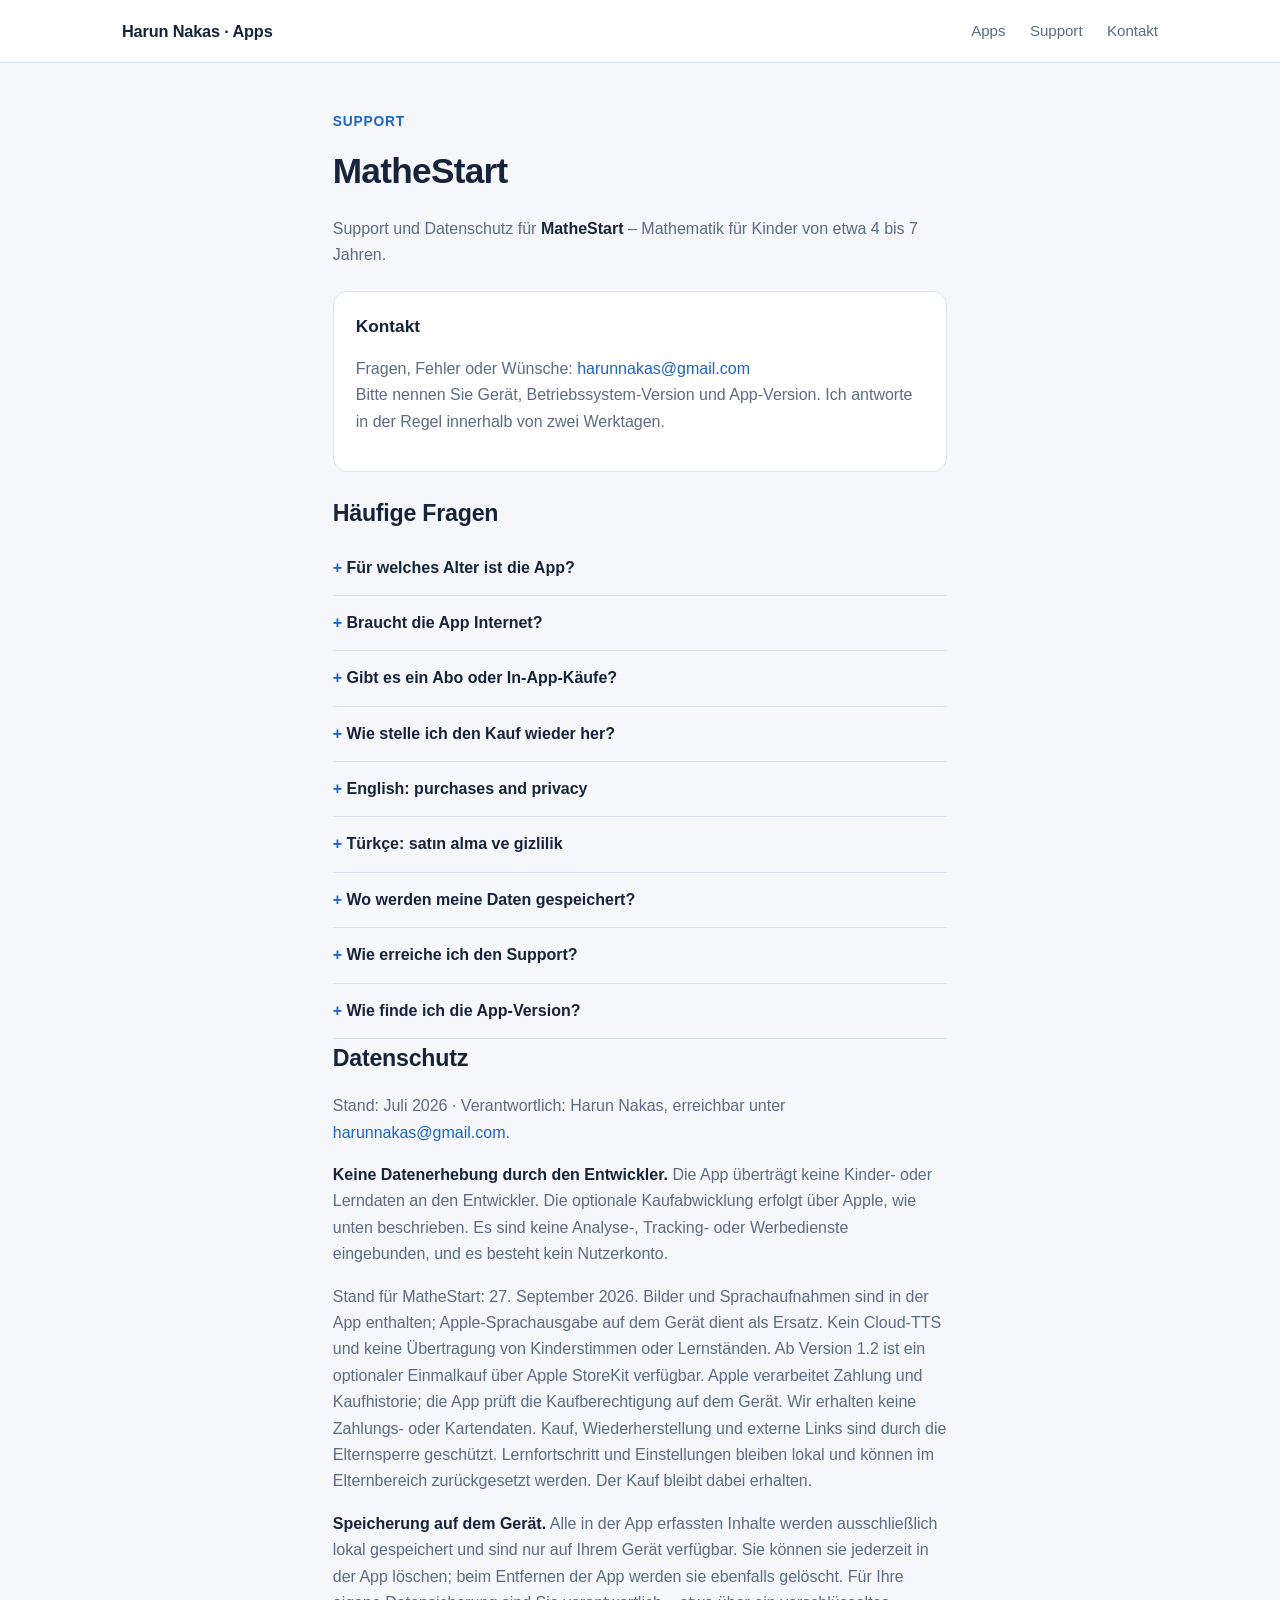
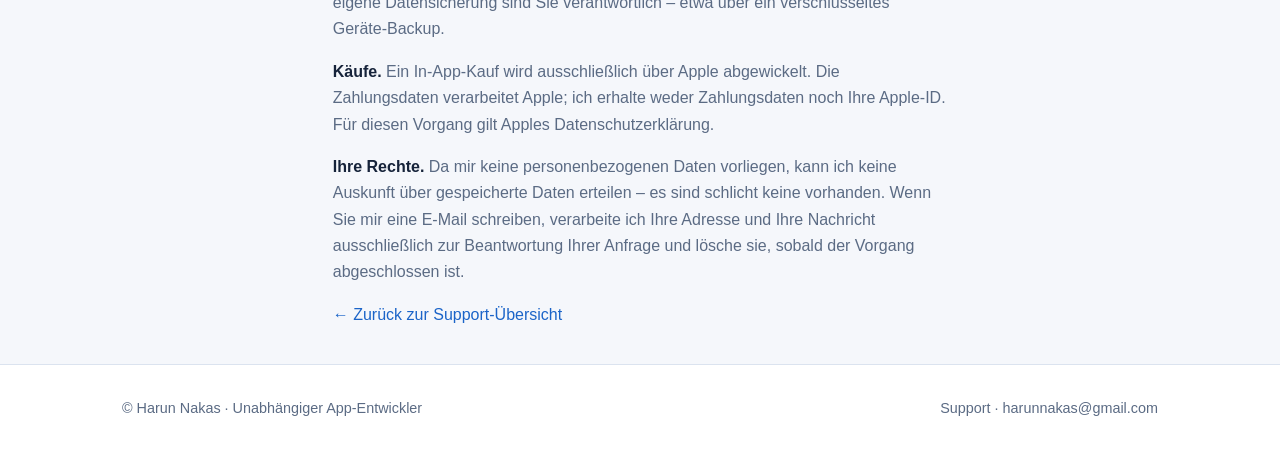
<file: mathestart/index.html>
<!doctype html>
<html lang="de">
<head>
<meta charset="utf-8">
<meta name="viewport" content="width=device-width, initial-scale=1">
<title>MatheStart – Support &amp; Datenschutz</title>
<meta name="description" content="Support, häufige Fragen und Datenschutzhinweise zur App MatheStart.">
<meta name="color-scheme" content="dark light">
<link rel="stylesheet" href="../assets/style.css">
</head>
<body>
<header class="site">
  <div class="wrap">
    <a class="brand" href="../">Harun Nakas · Apps</a>
    <nav class="site">
      <a href="../#apps">Apps</a>
      <a href="../support/">Support</a>
      <a href="mailto:harunnakas@gmail.com">Kontakt</a>
    </nav>
  </div>
</header>
<div class="page"><div class="wrap prose">
  <p class="kicker">Support</p>
  <h1>MatheStart</h1>
  <p>Support und Datenschutz für <strong>MatheStart</strong> – Mathematik für Kinder von etwa 4 bis 7 Jahren.</p>
  

  <div class="panel">
    <h3>Kontakt</h3>
    <p>Fragen, Fehler oder Wünsche: <a href="mailto:harunnakas@gmail.com">harunnakas@gmail.com</a><br>
    Bitte nennen Sie Gerät, Betriebssystem-Version und App-Version.
    Ich antworte in der Regel innerhalb von zwei Werktagen.</p>
  </div>

  <h2>Häufige Fragen</h2>
  <details><summary>Für welches Alter ist die App?</summary><p>Für Kinder von etwa 4 bis 7 Jahren. Der Elternbereich ist durch eine Rechenaufgabe geschützt.</p></details><details><summary>Braucht die App Internet?</summary><p>Die Lerninhalte, Bilder, Sprachaufnahmen und Fortschritte funktionieren offline. Für den optionalen Kauf und die Wiederherstellung ab Version 1.2 ist eine Verbindung zum App Store erforderlich.</p></details><details><summary>Gibt es ein Abo oder In-App-Käufe?</summary><p>Kein Abo. Ab Version 1.2 schaltet das optionale Paket „Rechnen bis 20“ durch einen Einmalkauf 20 Zusatzlektionen dauerhaft frei. Spätere eigenständige Pakete sind nicht enthalten. Vier Einstiegslektionen und alle fünf bisherigen Spielwelten bleiben kostenlos. Der Preis steht im geschützten Elternbereich in Ihrer Landeswährung. Version 1.1 und ältere Versionen enthalten diesen Kauf noch nicht.</p></details><details><summary>Wie stelle ich den Kauf wieder her?</summary><p>Im Elternbereich auf „Käufe wiederherstellen“ tippen und denselben Apple Account verwenden. Das Zurücksetzen des Lernfortschritts entfernt den Kauf nicht.</p></details><details><summary>English: purchases and privacy</summary><p>From version 1.2, the optional Maths up to 20 pack permanently unlocks 20 extra lessons with a one-time purchase. No subscription; future separate packs are not included. Four introductory lessons and all five existing worlds remain free. Learning content works offline. Purchase and restore require Apple connectivity and are parent-gated. Apple processes payment and purchase records; the developer receives no payment-card details. Learning progress stays on the device. No ads, analytics, tracking or child accounts.</p></details><details><summary>Türkçe: satın alma ve gizlilik</summary><p>1.2 sürümünden itibaren isteğe bağlı 20’ye kadar matematik paketi, tek seferlik satın almayla 20 ek dersi kalıcı olarak açar. Abonelik yoktur; gelecekteki ayrı paketler dahil değildir. İlk dört ders ve mevcut beş oyun dünyası ücretsiz kalır. Dersler çevrimdışı çalışır. Satın alma ve geri yükleme Apple bağlantısı gerektirir ve ebeveyn kilidi arkasındadır. Ödeme ve satın alma kayıtlarını Apple işler; geliştirici kart bilgilerini almaz. Öğrenme ilerlemesi cihazda kalır. Reklam, analiz, takip veya çocuk hesabı yoktur.</p></details><details><summary>Wo werden meine Daten gespeichert?</summary><p>Alle Eingaben bleiben auf Ihrem Gerät. Die App überträgt keine Inhalte an den Entwickler oder an Dritte.</p></details><details><summary>Wie erreiche ich den Support?</summary><p>Schreiben Sie an <a href="mailto:harunnakas@gmail.com">harunnakas@gmail.com</a>. Bitte nennen Sie Gerät, Betriebssystem-Version und App-Version – dann geht es schneller.</p></details><details><summary>Wie finde ich die App-Version?</summary><p>Die Versionsnummer steht auf der Produktseite im App Store unterhalb von „Neue Funktionen“ sowie in den Einstellungen der App, sofern dort ein Info-Bereich vorhanden ist.</p></details>

  <h2 id="datenschutz">Datenschutz</h2>
  <p>Stand: Juli 2026 · Verantwortlich: Harun Nakas, erreichbar unter
  <a href="mailto:harunnakas@gmail.com">harunnakas@gmail.com</a>.</p>
  <p><strong>Keine Datenerhebung durch den Entwickler.</strong> Die App
  überträgt keine Kinder- oder Lerndaten an den Entwickler. Die optionale
  Kaufabwicklung erfolgt über Apple, wie unten beschrieben. Es sind keine Analyse-, Tracking- oder Werbedienste eingebunden, und
  es besteht kein Nutzerkonto.</p>
  <p>Stand für MatheStart: 27. September 2026. Bilder und Sprachaufnahmen sind in der App enthalten; Apple-Sprachausgabe auf dem Gerät dient als Ersatz. Kein Cloud-TTS und keine Übertragung von Kinderstimmen oder Lernständen. Ab Version 1.2 ist ein optionaler Einmalkauf über Apple StoreKit verfügbar. Apple verarbeitet Zahlung und Kaufhistorie; die App prüft die Kaufberechtigung auf dem Gerät. Wir erhalten keine Zahlungs- oder Kartendaten. Kauf, Wiederherstellung und externe Links sind durch die Elternsperre geschützt. Lernfortschritt und Einstellungen bleiben lokal und können im Elternbereich zurückgesetzt werden. Der Kauf bleibt dabei erhalten.</p>
  <p><strong>Speicherung auf dem Gerät.</strong> Alle in der App erfassten
  Inhalte werden ausschließlich lokal gespeichert und sind nur auf Ihrem Gerät
  verfügbar. Sie können sie jederzeit in der App löschen; beim Entfernen der App
  werden sie ebenfalls gelöscht. Für Ihre eigene Datensicherung sind Sie
  verantwortlich – etwa über ein verschlüsseltes Geräte-Backup.</p>
  <p><strong>Käufe.</strong> Ein In-App-Kauf wird ausschließlich über Apple
  abgewickelt. Die Zahlungsdaten verarbeitet Apple; ich erhalte weder
  Zahlungsdaten noch Ihre Apple-ID. Für diesen Vorgang gilt Apples
  Datenschutzerklärung.</p>
  <p><strong>Ihre Rechte.</strong> Da mir keine personenbezogenen Daten
  vorliegen, kann ich keine Auskunft über gespeicherte Daten erteilen – es sind
  schlicht keine vorhanden. Wenn Sie mir eine E-Mail schreiben, verarbeite ich
  Ihre Adresse und Ihre Nachricht ausschließlich zur Beantwortung Ihrer Anfrage
  und lösche sie, sobald der Vorgang abgeschlossen ist.</p>

  <p><a href="../support/">← Zurück zur Support-Übersicht</a></p>
</div></div>
<footer class="site">
  <div class="wrap foot-row">
    <div>© Harun Nakas · Unabhängiger App-Entwickler</div>
    <div>
      <a href="../support/">Support</a> ·
      <a href="mailto:harunnakas@gmail.com">harunnakas@gmail.com</a>
    </div>
  </div>
</footer>
</body>
</html>
</file>
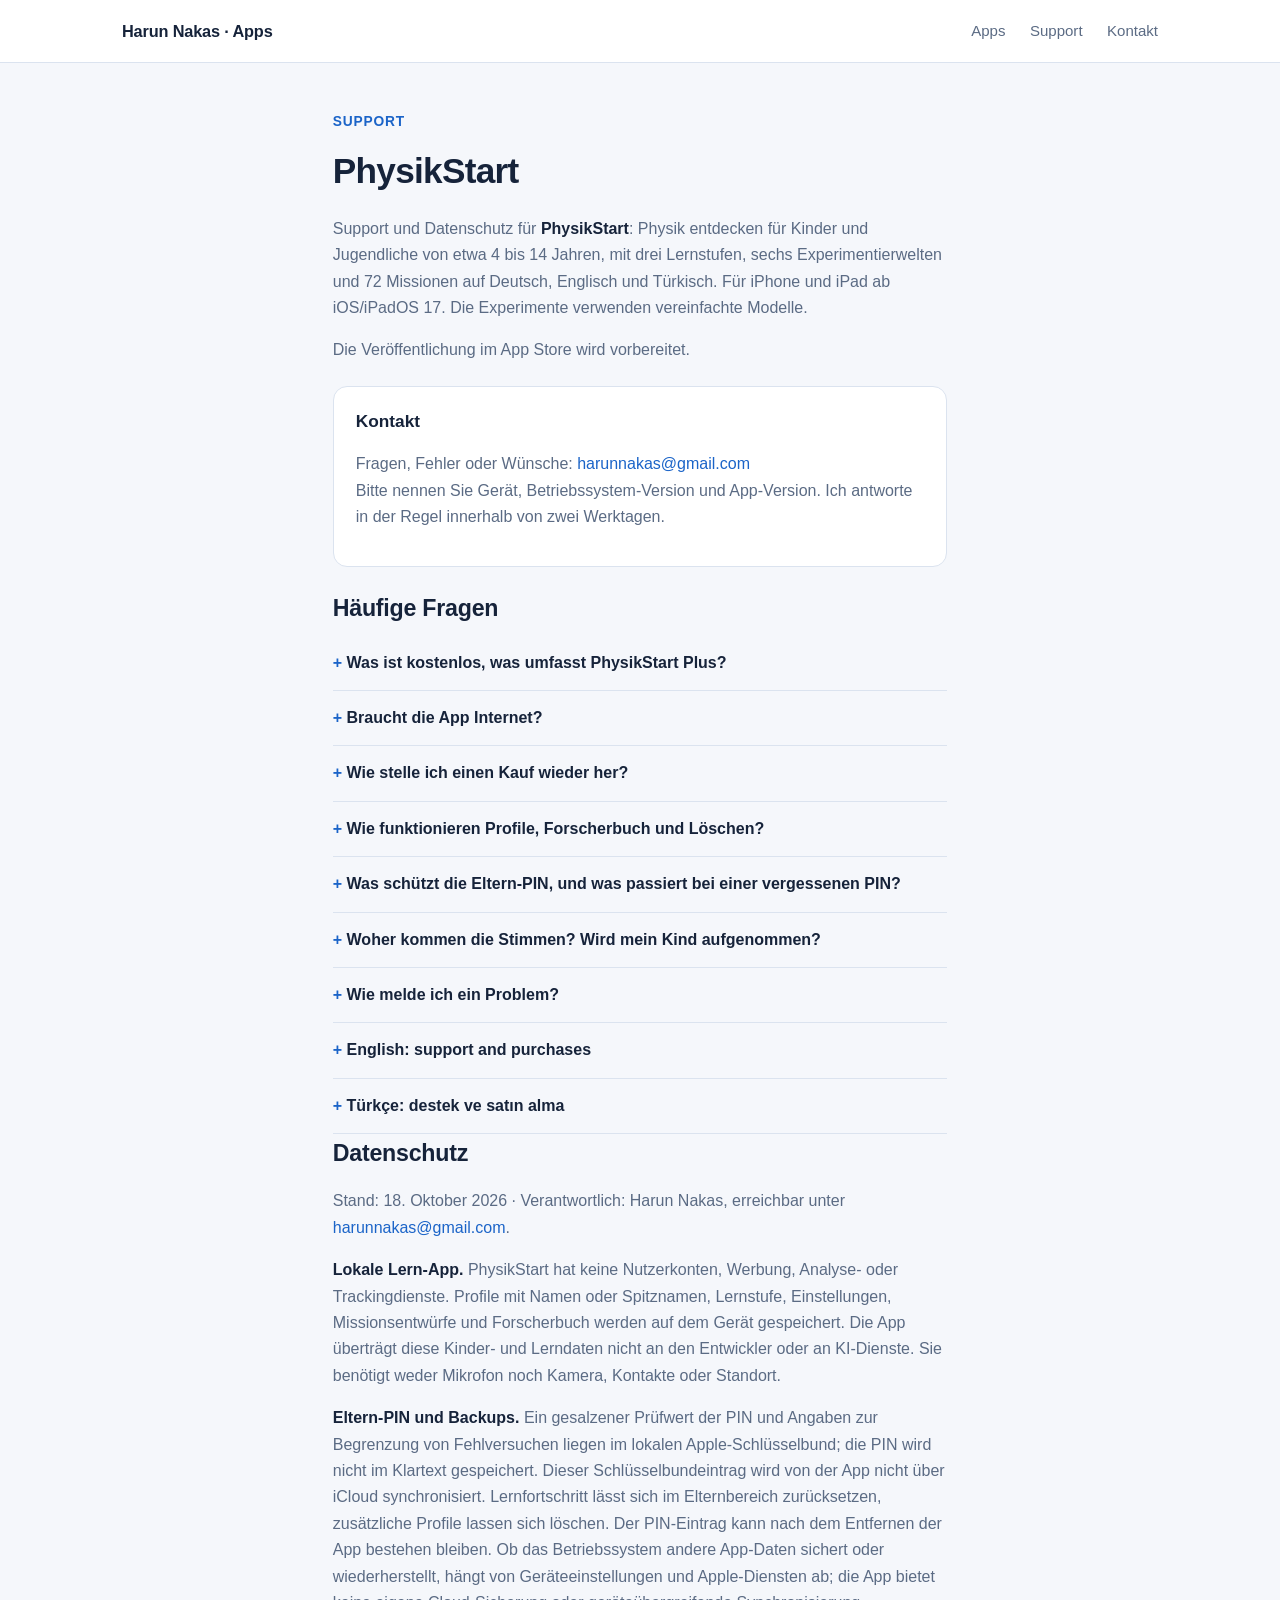
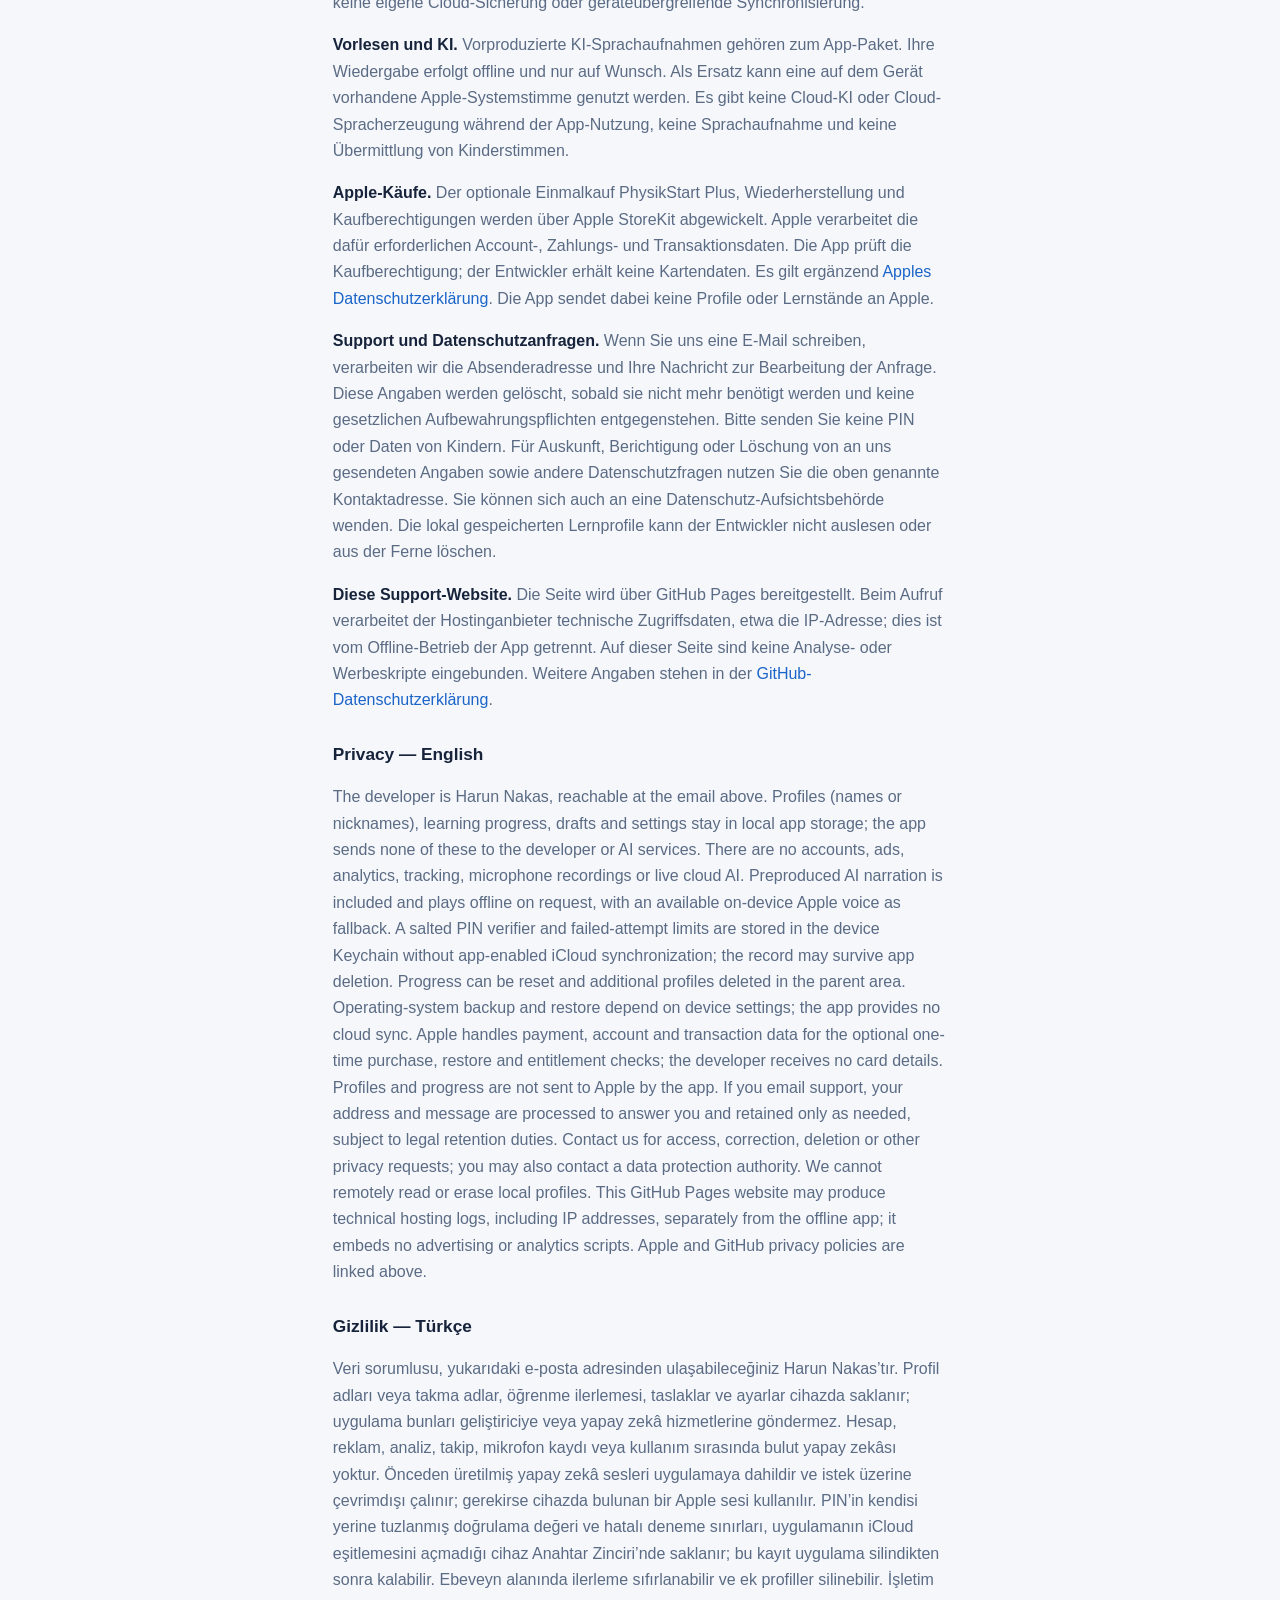
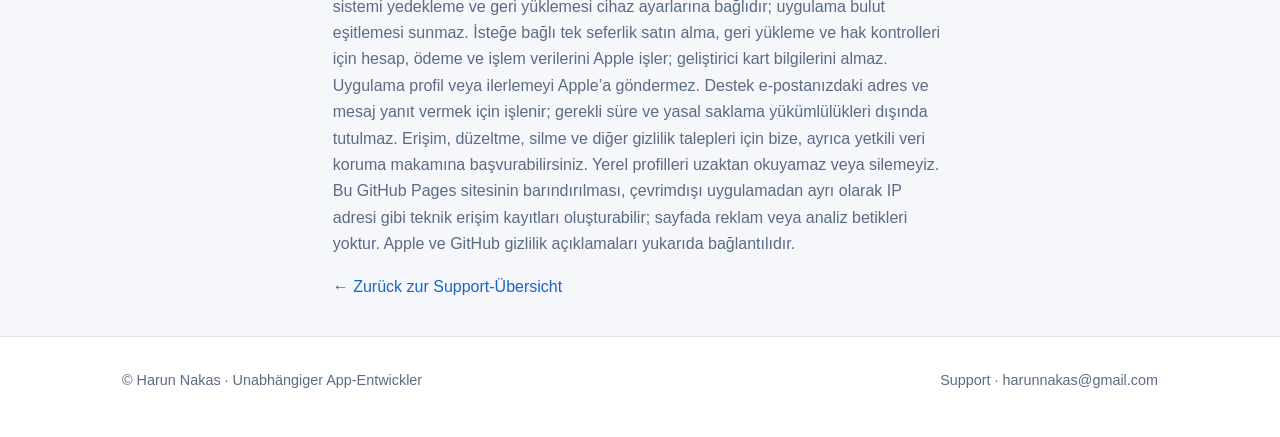
<file: physikstart/index.html>
<!doctype html>
<html lang="de">
<head>
<meta charset="utf-8">
<meta name="viewport" content="width=device-width, initial-scale=1">
<title>PhysikStart – Support &amp; Datenschutz</title>
<meta name="description" content="Support, häufige Fragen und Datenschutzhinweise zur App PhysikStart.">
<meta name="color-scheme" content="dark light">
<link rel="stylesheet" href="../assets/style.css">
</head>
<body>
<header class="site">
  <div class="wrap">
    <a class="brand" href="../">Harun Nakas · Apps</a>
    <nav class="site">
      <a href="../#apps">Apps</a>
      <a href="../support/">Support</a>
      <a href="mailto:harunnakas@gmail.com">Kontakt</a>
    </nav>
  </div>
</header>
<div class="page"><div class="wrap prose">
  <p class="kicker">Support</p>
  <h1>PhysikStart</h1>
  <p>Support und Datenschutz für <strong>PhysikStart</strong>: Physik entdecken für Kinder und Jugendliche von etwa 4 bis 14 Jahren, mit drei Lernstufen, sechs Experimentierwelten und 72 Missionen auf Deutsch, Englisch und Türkisch. Für iPhone und iPad ab iOS/iPadOS 17. Die Experimente verwenden vereinfachte Modelle.</p>
  <p>Die Veröffentlichung im App Store wird vorbereitet.</p>

  <div class="panel">
    <h3>Kontakt</h3>
    <p>Fragen, Fehler oder Wünsche: <a href="mailto:harunnakas@gmail.com">harunnakas@gmail.com</a><br>
    Bitte nennen Sie Gerät, Betriebssystem-Version und App-Version.
    Ich antworte in der Regel innerhalb von zwei Werktagen.</p>
  </div>

  <h2>Häufige Fragen</h2>
  <details><summary>Was ist kostenlos, was umfasst PhysikStart Plus?</summary><p>18 vollständige Missionen, die Schattenwerkstatt, alle drei Sprachen und bis zu drei lokale Profile bleiben kostenlos. PhysikStart Plus schaltet durch einen einmaligen Kauf 54 weitere Missionen (insgesamt 72) und alle sechs offenen Labore frei. Kein Abonnement. Der Preis wird im geschützten Elternbereich in Ihrer Landeswährung angezeigt. Spätere eigenständige Pakete sind nicht zugesagt.</p></details><details><summary>Braucht die App Internet?</summary><p>Lerninhalte, Experimente, Forscherbuch und die enthaltenen Sprachaufnahmen funktionieren offline. Kauf, Wiederherstellung und die Prüfung des Kaufstatus über Apple können eine App-Store-Verbindung benötigen. Es gibt kein App-Konto und keinen eigenen Server für Lerndaten.</p></details><details><summary>Wie stelle ich einen Kauf wieder her?</summary><p>Öffnen Sie den Elternbereich mit Ihrer PIN und tippen Sie auf „Käufe wiederherstellen“. Verwenden Sie denselben Apple Account wie beim Kauf. Das Zurücksetzen des Lernfortschritts löscht den Kauf nicht. Kauf und Wiederherstellung übertragen kein Forscherbuch auf ein anderes Gerät.</p></details><details><summary>Wie funktionieren Profile, Forscherbuch und Löschen?</summary><p>Bis zu drei Profile speichern Namen oder Spitznamen, Lernstufe, Fortschritt und Versuche lokal. Im Elternbereich können Sie Namen ändern, den Fortschritt des gewählten Profils zurücksetzen und zusätzliche Profile löschen; ein Profil bleibt bestehen. Es gibt keine Synchronisierung zwischen Geräten durch die App. Betriebssystem-Backups richten sich nach Ihren Geräteeinstellungen.</p></details><details><summary>Was schützt die Eltern-PIN, und was passiert bei einer vergessenen PIN?</summary><p>Eine sechsstellige PIN schützt Käufe, Profile und Einstellungen. Erwachsene sollten sie selbst einrichten; die Einrichtung prüft weder Alter noch Elternrolle. Die PIN lässt sich mit der bisherigen PIN ändern. Es gibt keinen Wiederherstellungs- oder Umgehungscode. Bitte löschen Sie die App nicht als Entsperrversuch: Lerndaten können verloren gehen, während der PIN-Prüfwert im Schlüsselbund erhalten bleibt.</p></details><details><summary>Woher kommen die Stimmen? Wird mein Kind aufgenommen?</summary><p>Die enthaltenen Sprachaufnahmen wurden vorab mit KI-Spracherzeugung erstellt und werden lokal abgespielt. Es wird kein KI-Dienst während der Nutzung aufgerufen. Wenn eine Aufnahme nicht verfügbar ist, kann eine vorhandene Systemstimme auf dem Gerät einspringen. Ohne passende Stimme bleiben alle Texte lesbar. Vorlesen und Versuchstöne starten nur nach Antippen; verwenden Sie eine niedrige Gerätelautstärke. Die App nutzt kein Mikrofon und zeichnet keine Kinderstimmen auf.</p></details><details><summary>Wie melde ich ein Problem?</summary><p>Schreiben Sie an <a href="mailto:harunnakas@gmail.com">harunnakas@gmail.com</a> und nennen Sie Gerät, iOS-/iPadOS-Version, App-Version und die betroffene Mission. Bitte senden Sie keine Eltern-PIN, Namen von Kindern oder ungeschwärzten persönlichen Screenshots.</p></details><details><summary>English: support and purchases</summary><p>PhysikStart offers physics activities for ages 4–14 in German, English and Turkish. 18 missions, the shadow lab, all languages and up to three local profiles are free. A one-time PhysikStart Plus purchase unlocks 54 more missions and all six open labs; there is no subscription or promise of future separate packs. Learning works offline. Purchases, restore and Apple entitlement checks may need internet. Restore in the PIN-protected parent area using the same Apple Account. Learning progress does not sync through the app. A forgotten PIN cannot be reset or bypassed; deleting the app may lose progress without removing its Keychain PIN record. Contact the email above with device, OS, app version and mission, without children's names or your PIN. Privacy details in English follow below.</p></details><details><summary>Türkçe: destek ve satın alma</summary><p>PhysikStart, 4–14 yaş için Almanca, İngilizce ve Türkçe fizik etkinlikleri sunar. 18 görev, gölge laboratuvarı, tüm diller ve en fazla üç yerel profil ücretsizdir. Tek seferlik PhysikStart Plus satın alımı 54 ek görevi ve altı serbest laboratuvarın tümünü açar. Abonelik yoktur; gelecekteki ayrı paketler vaat edilmez. Öğrenme çevrimdışı çalışır. Satın alma, geri yükleme ve Apple satın alma hakkı kontrolleri internet gerektirebilir. PIN korumalı ebeveyn alanında aynı Apple Hesabı ile satın alımları geri yükleyebilirsiniz. Uygulama öğrenme ilerlemesini cihazlar arasında eşitlemez. Unutulan PIN için kurtarma veya atlama kodu yoktur; uygulamayı silmek ilerlemeyi kaybettirebilir, ancak Anahtar Zinciri PIN kaydı kalabilir. Destek için yukarıdaki adrese cihaz, sistem ve uygulama sürümü ile görevi yazın; çocuk adı veya PIN göndermeyin. Türkçe gizlilik bilgileri aşağıdadır.</p></details>

  <h2 id="datenschutz">Datenschutz</h2>
  <p>Stand: 18. Oktober 2026 · Verantwortlich: Harun Nakas, erreichbar unter
  <a href="mailto:harunnakas@gmail.com">harunnakas@gmail.com</a>.</p>
  <p><strong>Lokale Lern-App.</strong> PhysikStart hat keine Nutzerkonten, Werbung,
  Analyse- oder Trackingdienste. Profile mit Namen oder Spitznamen, Lernstufe, Einstellungen,
  Missionsentwürfe und Forscherbuch werden auf dem Gerät gespeichert. Die App überträgt diese
  Kinder- und Lerndaten nicht an den Entwickler oder an KI-Dienste. Sie benötigt weder Mikrofon
  noch Kamera, Kontakte oder Standort.</p>
  <p><strong>Eltern-PIN und Backups.</strong> Ein gesalzener Prüfwert der PIN und Angaben zur
  Begrenzung von Fehlversuchen liegen im lokalen Apple-Schlüsselbund; die PIN wird nicht im Klartext
  gespeichert. Dieser Schlüsselbundeintrag wird von der App nicht über iCloud synchronisiert.
  Lernfortschritt lässt sich im Elternbereich zurücksetzen, zusätzliche Profile lassen sich löschen.
  Der PIN-Eintrag kann nach dem Entfernen der App bestehen bleiben. Ob das Betriebssystem andere
  App-Daten sichert oder wiederherstellt, hängt von Geräteeinstellungen und Apple-Diensten ab;
  die App bietet keine eigene Cloud-Sicherung oder geräteübergreifende Synchronisierung.</p>
  <p><strong>Vorlesen und KI.</strong> Vorproduzierte KI-Sprachaufnahmen gehören zum App-Paket.
  Ihre Wiedergabe erfolgt offline und nur auf Wunsch. Als Ersatz kann eine auf dem Gerät vorhandene
  Apple-Systemstimme genutzt werden. Es gibt keine Cloud-KI oder Cloud-Spracherzeugung während der
  App-Nutzung, keine Sprachaufnahme und keine Übermittlung von Kinderstimmen.</p>
  <p><strong>Apple-Käufe.</strong> Der optionale Einmalkauf PhysikStart Plus, Wiederherstellung
  und Kaufberechtigungen werden über Apple StoreKit abgewickelt. Apple verarbeitet die dafür
  erforderlichen Account-, Zahlungs- und Transaktionsdaten. Die App prüft die Kaufberechtigung;
  der Entwickler erhält keine Kartendaten. Es gilt ergänzend
  <a href="https://www.apple.com/legal/privacy/">Apples Datenschutzerklärung</a>.
  Die App sendet dabei keine Profile oder Lernstände an Apple.</p>
  <p><strong>Support und Datenschutzanfragen.</strong> Wenn Sie uns eine E-Mail schreiben,
  verarbeiten wir die Absenderadresse und Ihre Nachricht zur Bearbeitung der Anfrage.
  Diese Angaben werden gelöscht, sobald sie nicht mehr benötigt werden und keine gesetzlichen
  Aufbewahrungspflichten entgegenstehen. Bitte senden Sie keine PIN oder Daten von Kindern.
  Für Auskunft, Berichtigung oder Löschung von an uns gesendeten Angaben sowie andere
  Datenschutzfragen nutzen Sie die oben genannte Kontaktadresse. Sie können sich auch an eine
  Datenschutz-Aufsichtsbehörde wenden. Die lokal gespeicherten Lernprofile kann der Entwickler
  nicht auslesen oder aus der Ferne löschen.</p>
  <p><strong>Diese Support-Website.</strong> Die Seite wird über GitHub Pages bereitgestellt.
  Beim Aufruf verarbeitet der Hostinganbieter technische Zugriffsdaten, etwa die IP-Adresse;
  dies ist vom Offline-Betrieb der App getrennt. Auf dieser Seite sind keine Analyse- oder
  Werbeskripte eingebunden. Weitere Angaben stehen in der
  <a href="https://docs.github.com/en/site-policy/privacy-policies/github-general-privacy-statement">GitHub-Datenschutzerklärung</a>.</p>
  <h3 lang="en">Privacy — English</h3>
  <p lang="en">The developer is Harun Nakas, reachable at the email above. Profiles (names or
  nicknames), learning progress, drafts and settings stay in local app storage; the app sends none
  of these to the developer or AI services. There are no accounts, ads, analytics, tracking, microphone
  recordings or live cloud AI. Preproduced AI narration is included and plays offline on request,
  with an available on-device Apple voice as fallback. A salted PIN verifier and failed-attempt
  limits are stored in the device Keychain without app-enabled iCloud synchronization; the record
  may survive app deletion. Progress can be reset and additional profiles deleted in the parent area.
  Operating-system backup and restore depend on device settings; the app provides no cloud sync.
  Apple handles payment, account and transaction data for the optional one-time purchase, restore
  and entitlement checks; the developer receives no card details. Profiles and progress are not sent
  to Apple by the app. If you email support, your address and message are processed to answer you
  and retained only as needed, subject to legal retention duties. Contact us for access, correction,
  deletion or other privacy requests; you may also contact a data protection authority. We cannot
  remotely read or erase local profiles. This GitHub Pages website may produce technical hosting
  logs, including IP addresses, separately from the offline app; it embeds no advertising or analytics
  scripts. Apple and GitHub privacy policies are linked above.</p>
  <h3 lang="tr">Gizlilik — Türkçe</h3>
  <p lang="tr">Veri sorumlusu, yukarıdaki e-posta adresinden ulaşabileceğiniz Harun Nakas’tır.
  Profil adları veya takma adlar, öğrenme ilerlemesi, taslaklar ve ayarlar cihazda saklanır;
  uygulama bunları geliştiriciye veya yapay zekâ hizmetlerine göndermez. Hesap, reklam, analiz,
  takip, mikrofon kaydı veya kullanım sırasında bulut yapay zekâsı yoktur. Önceden üretilmiş yapay
  zekâ sesleri uygulamaya dahildir ve istek üzerine çevrimdışı çalınır; gerekirse cihazda bulunan
  bir Apple sesi kullanılır. PIN’in kendisi yerine tuzlanmış doğrulama değeri ve hatalı deneme
  sınırları, uygulamanın iCloud eşitlemesini açmadığı cihaz Anahtar Zinciri’nde saklanır; bu kayıt
  uygulama silindikten sonra kalabilir. Ebeveyn alanında ilerleme sıfırlanabilir ve ek profiller
  silinebilir. İşletim sistemi yedekleme ve geri yüklemesi cihaz ayarlarına bağlıdır; uygulama bulut
  eşitlemesi sunmaz. İsteğe bağlı tek seferlik satın alma, geri yükleme ve hak kontrolleri için
  hesap, ödeme ve işlem verilerini Apple işler; geliştirici kart bilgilerini almaz. Uygulama profil
  veya ilerlemeyi Apple’a göndermez. Destek e-postanızdaki adres ve mesaj yanıt vermek için işlenir;
  gerekli süre ve yasal saklama yükümlülükleri dışında tutulmaz. Erişim, düzeltme, silme ve diğer
  gizlilik talepleri için bize, ayrıca yetkili veri koruma makamına başvurabilirsiniz. Yerel
  profilleri uzaktan okuyamaz veya silemeyiz. Bu GitHub Pages sitesinin barındırılması, çevrimdışı
  uygulamadan ayrı olarak IP adresi gibi teknik erişim kayıtları oluşturabilir; sayfada reklam veya
  analiz betikleri yoktur. Apple ve GitHub gizlilik açıklamaları yukarıda bağlantılıdır.</p>

  <p><a href="../support/">← Zurück zur Support-Übersicht</a></p>
</div></div>
<footer class="site">
  <div class="wrap foot-row">
    <div>© Harun Nakas · Unabhängiger App-Entwickler</div>
    <div>
      <a href="../support/">Support</a> ·
      <a href="mailto:harunnakas@gmail.com">harunnakas@gmail.com</a>
    </div>
  </div>
</footer>
</body>
</html>
</file>
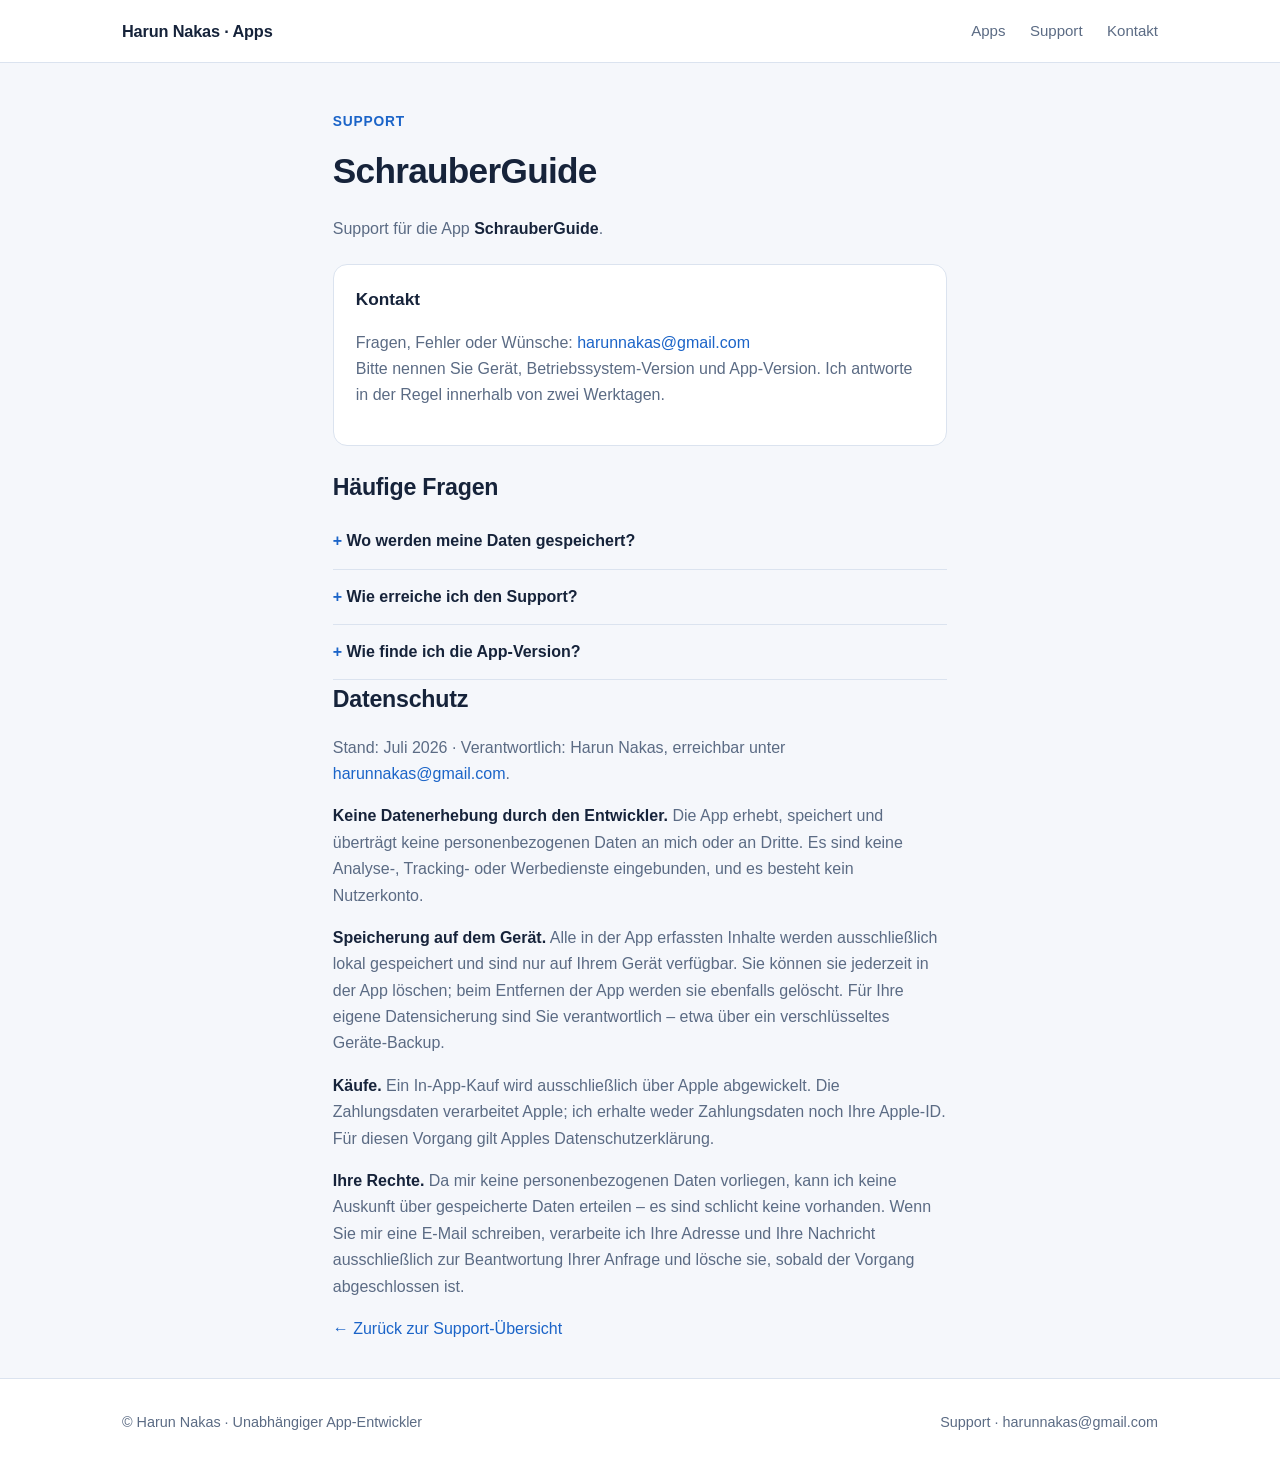
<file: schrauberguide/index.html>
<!doctype html>
<html lang="de">
<head>
<meta charset="utf-8">
<meta name="viewport" content="width=device-width, initial-scale=1">
<title>SchrauberGuide – Support &amp; Datenschutz</title>
<meta name="description" content="Support, häufige Fragen und Datenschutzhinweise zur App SchrauberGuide.">
<meta name="color-scheme" content="dark light">
<link rel="stylesheet" href="../assets/style.css">
</head>
<body>
<header class="site">
  <div class="wrap">
    <a class="brand" href="../">Harun Nakas · Apps</a>
    <nav class="site">
      <a href="../#apps">Apps</a>
      <a href="../support/">Support</a>
      <a href="mailto:harunnakas@gmail.com">Kontakt</a>
    </nav>
  </div>
</header>
<div class="page"><div class="wrap prose">
  <p class="kicker">Support</p>
  <h1>SchrauberGuide</h1>
  <p>Support für die App <strong>SchrauberGuide</strong>.</p>
  

  <div class="panel">
    <h3>Kontakt</h3>
    <p>Fragen, Fehler oder Wünsche: <a href="mailto:harunnakas@gmail.com">harunnakas@gmail.com</a><br>
    Bitte nennen Sie Gerät, Betriebssystem-Version und App-Version.
    Ich antworte in der Regel innerhalb von zwei Werktagen.</p>
  </div>

  <h2>Häufige Fragen</h2>
  <details><summary>Wo werden meine Daten gespeichert?</summary><p>Alle Eingaben bleiben auf Ihrem Gerät. Die App überträgt keine Inhalte an den Entwickler oder an Dritte.</p></details><details><summary>Wie erreiche ich den Support?</summary><p>Schreiben Sie an <a href="mailto:harunnakas@gmail.com">harunnakas@gmail.com</a>. Bitte nennen Sie Gerät, Betriebssystem-Version und App-Version – dann geht es schneller.</p></details><details><summary>Wie finde ich die App-Version?</summary><p>Die Versionsnummer steht auf der Produktseite im App Store unterhalb von „Neue Funktionen“ sowie in den Einstellungen der App, sofern dort ein Info-Bereich vorhanden ist.</p></details>

  <h2 id="datenschutz">Datenschutz</h2>
  <p>Stand: Juli 2026 · Verantwortlich: Harun Nakas, erreichbar unter
  <a href="mailto:harunnakas@gmail.com">harunnakas@gmail.com</a>.</p>
  <p><strong>Keine Datenerhebung durch den Entwickler.</strong> Die App
  erhebt, speichert und überträgt keine personenbezogenen Daten an mich oder an
  Dritte. Es sind keine Analyse-, Tracking- oder Werbedienste eingebunden, und
  es besteht kein Nutzerkonto.</p>
  
  <p><strong>Speicherung auf dem Gerät.</strong> Alle in der App erfassten
  Inhalte werden ausschließlich lokal gespeichert und sind nur auf Ihrem Gerät
  verfügbar. Sie können sie jederzeit in der App löschen; beim Entfernen der App
  werden sie ebenfalls gelöscht. Für Ihre eigene Datensicherung sind Sie
  verantwortlich – etwa über ein verschlüsseltes Geräte-Backup.</p>
  <p><strong>Käufe.</strong> Ein In-App-Kauf wird ausschließlich über Apple
  abgewickelt. Die Zahlungsdaten verarbeitet Apple; ich erhalte weder
  Zahlungsdaten noch Ihre Apple-ID. Für diesen Vorgang gilt Apples
  Datenschutzerklärung.</p>
  <p><strong>Ihre Rechte.</strong> Da mir keine personenbezogenen Daten
  vorliegen, kann ich keine Auskunft über gespeicherte Daten erteilen – es sind
  schlicht keine vorhanden. Wenn Sie mir eine E-Mail schreiben, verarbeite ich
  Ihre Adresse und Ihre Nachricht ausschließlich zur Beantwortung Ihrer Anfrage
  und lösche sie, sobald der Vorgang abgeschlossen ist.</p>

  <p><a href="../support/">← Zurück zur Support-Übersicht</a></p>
</div></div>
<footer class="site">
  <div class="wrap foot-row">
    <div>© Harun Nakas · Unabhängiger App-Entwickler</div>
    <div>
      <a href="../support/">Support</a> ·
      <a href="mailto:harunnakas@gmail.com">harunnakas@gmail.com</a>
    </div>
  </div>
</footer>
</body>
</html>
</file>
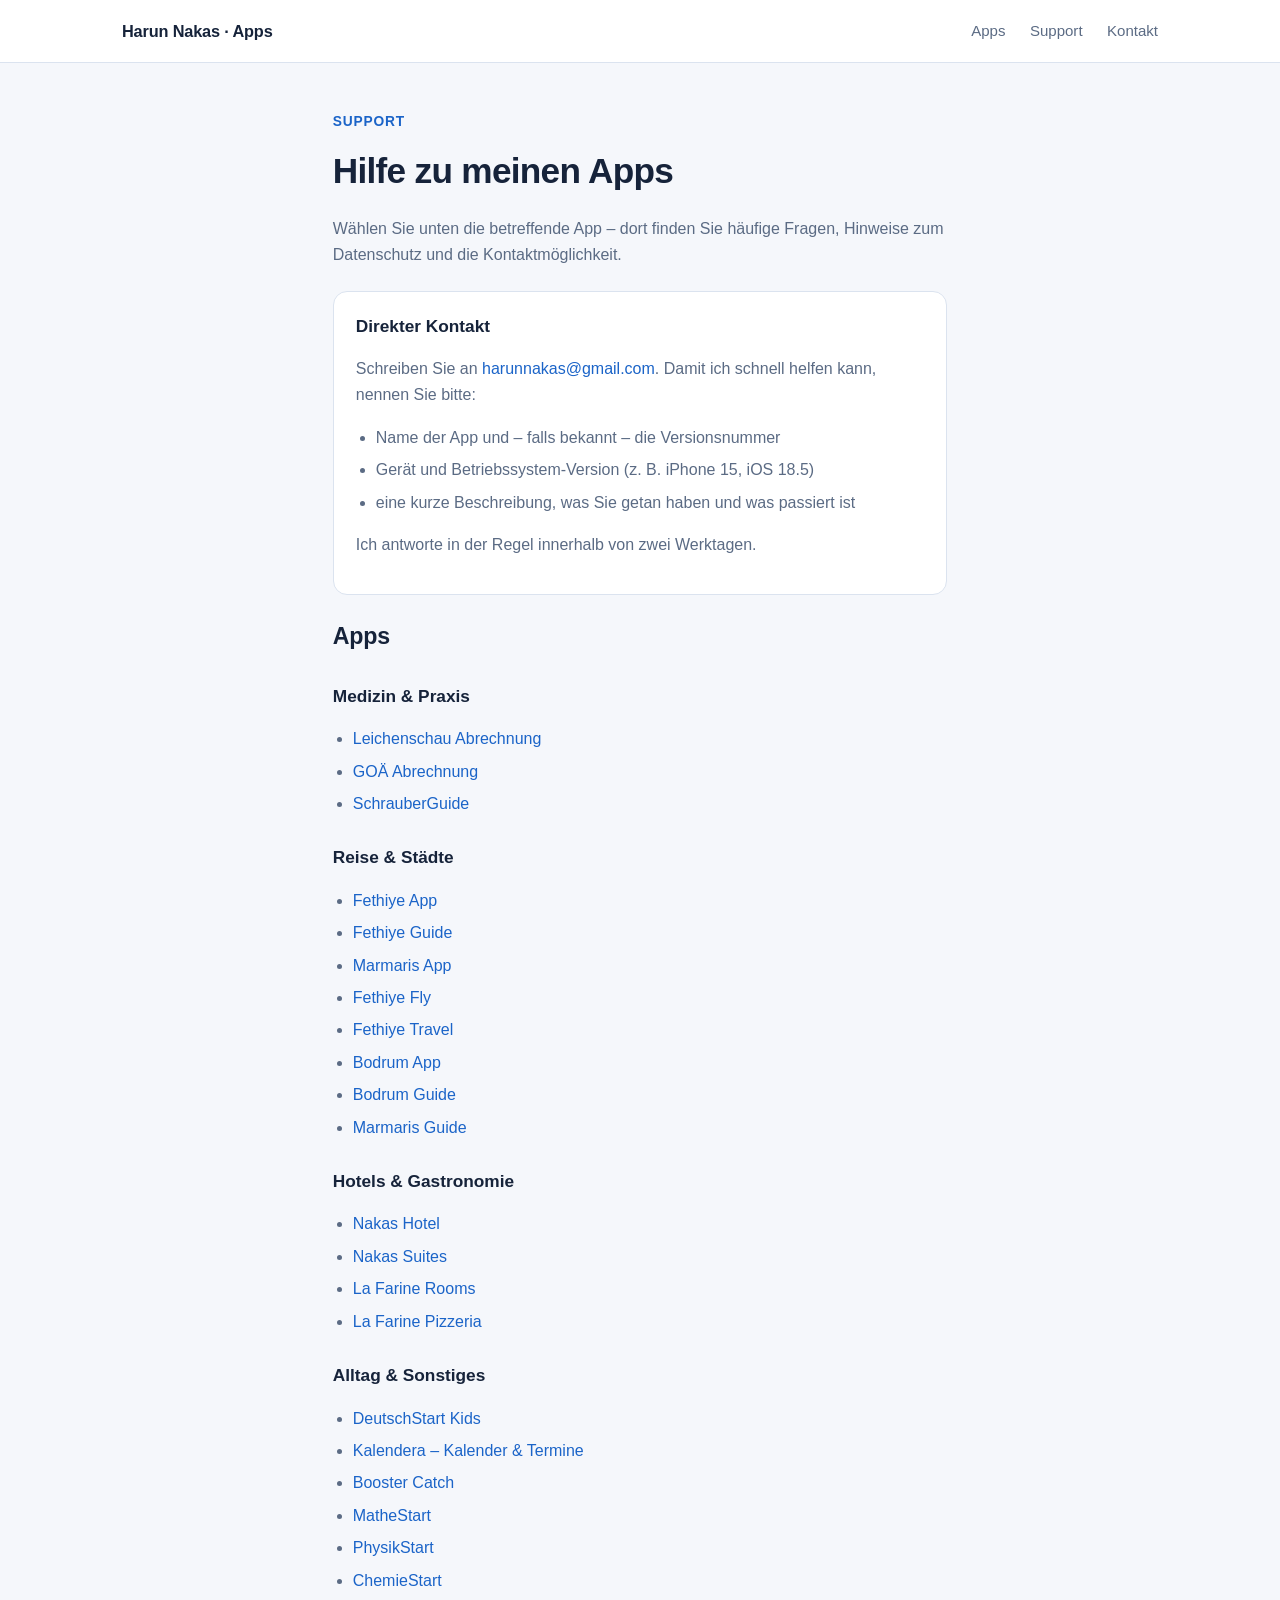
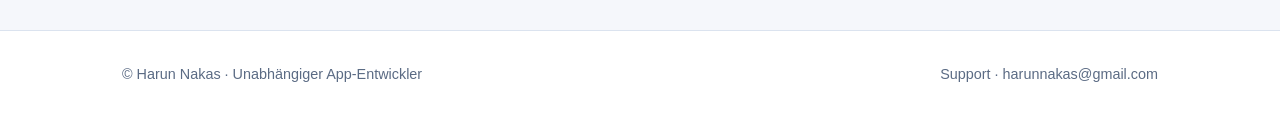
<file: support/index.html>
<!doctype html>
<html lang="de">
<head>
<meta charset="utf-8">
<meta name="viewport" content="width=device-width, initial-scale=1">
<title>Support – Apps von Harun Nakas</title>
<meta name="description" content="Support und Hilfe zu allen Apps von Harun Nakas.">
<meta name="color-scheme" content="dark light">
<link rel="stylesheet" href="../assets/style.css">
</head>
<body>
<header class="site">
  <div class="wrap">
    <a class="brand" href="../">Harun Nakas · Apps</a>
    <nav class="site">
      <a href="../#apps">Apps</a>
      <a href="../support/">Support</a>
      <a href="mailto:harunnakas@gmail.com">Kontakt</a>
    </nav>
  </div>
</header>
<div class="page"><div class="wrap prose">
  <p class="kicker">Support</p>
  <h1>Hilfe zu meinen Apps</h1>
  <p>Wählen Sie unten die betreffende App – dort finden Sie häufige Fragen,
  Hinweise zum Datenschutz und die Kontaktmöglichkeit.</p>

  <div class="panel">
    <h3>Direkter Kontakt</h3>
    <p>Schreiben Sie an <a href="mailto:harunnakas@gmail.com">harunnakas@gmail.com</a>.
    Damit ich schnell helfen kann, nennen Sie bitte:</p>
    <ul>
      <li>Name der App und – falls bekannt – die Versionsnummer</li>
      <li>Gerät und Betriebssystem-Version (z.&nbsp;B. iPhone 15, iOS 18.5)</li>
      <li>eine kurze Beschreibung, was Sie getan haben und was passiert ist</li>
    </ul>
    <p>Ich antworte in der Regel innerhalb von zwei Werktagen.</p>
  </div>

  <h2>Apps</h2>
  <h3>Medizin &amp; Praxis</h3><ul><li><a href="../leichenschau/">Leichenschau Abrechnung</a></li><li><a href="../goae/">GOÄ Abrechnung</a></li><li><a href="../schrauberguide/">SchrauberGuide</a></li></ul><h3>Reise &amp; Städte</h3><ul><li><a href="../fethiye-app/">Fethiye App</a></li><li><a href="../fethiye-guide/">Fethiye Guide</a></li><li><a href="../marmaris-app/">Marmaris App</a></li><li><a href="../fethiye-fly/">Fethiye Fly</a></li><li><a href="https://fethiye-app.com/support/">Fethiye Travel</a></li><li><a href="https://tayyare79.github.io/bodrum-app-website/">Bodrum App</a></li><li><a href="https://fethiye-app.com/support/">Bodrum Guide</a></li><li><a href="https://fethiye-app.com/support/">Marmaris Guide</a></li></ul><h3>Hotels &amp; Gastronomie</h3><ul><li><a href="https://nakashotel.com">Nakas Hotel</a></li><li><a href="https://tayyare79.github.io/nakas-suites/">Nakas Suites</a></li><li><a href="https://www.lafarinerooms.com">La Farine Rooms</a></li><li><a href="https://www.instagram.com/lafarine.pizzeria">La Farine Pizzeria</a></li></ul><h3>Alltag &amp; Sonstiges</h3><ul><li><a href="../deutschstart-kids/">DeutschStart Kids</a></li><li><a href="https://tayyare79.github.io/kalendera-support/">Kalendera – Kalender &amp; Termine</a></li><li><a href="https://tayyare79.github.io/starship-catch-support/">Booster Catch</a></li><li><a href="../mathestart/">MatheStart</a></li><li><a href="../physikstart/">PhysikStart</a></li><li><a href="../chemiestart/">ChemieStart</a></li></ul>
</div></div>
<footer class="site">
  <div class="wrap foot-row">
    <div>© Harun Nakas · Unabhängiger App-Entwickler</div>
    <div>
      <a href="../support/">Support</a> ·
      <a href="mailto:harunnakas@gmail.com">harunnakas@gmail.com</a>
    </div>
  </div>
</footer>
</body>
</html>
</file>
<file: assets/style.css>
:root {
  --bg: #0d1626;
  --bg-elev: #16233a;
  --bg-card: #1a2b45;
  --border: #26405f;
  --text: #eef3fa;
  --text-dim: #9db0ca;
  --accent: #4a90f0;
  --accent-soft: rgba(74, 144, 240, 0.14);
  --radius: 14px;
  --maxw: 1080px;
}

@media (prefers-color-scheme: light) {
  :root {
    --bg: #f5f7fb;
    --bg-elev: #ffffff;
    --bg-card: #ffffff;
    --border: #dbe3ef;
    --text: #16233a;
    --text-dim: #5b6b84;
    --accent: #1b64c8;
    --accent-soft: rgba(27, 100, 200, 0.09);
  }
}

* { box-sizing: border-box; }

html { scroll-behavior: smooth; }

body {
  margin: 0;
  background: var(--bg);
  color: var(--text);
  font-family: -apple-system, BlinkMacSystemFont, "SF Pro Text", "Segoe UI", Roboto, Helvetica, Arial, sans-serif;
  line-height: 1.65;
  -webkit-font-smoothing: antialiased;
}

a { color: var(--accent); text-decoration: none; }
a:hover { text-decoration: underline; }

.wrap { max-width: var(--maxw); margin: 0 auto; padding: 0 22px; }

/* ---------- Header ---------- */
header.site {
  border-bottom: 1px solid var(--border);
  background: var(--bg-elev);
  position: sticky;
  top: 0;
  z-index: 10;
}
header.site .wrap {
  display: flex;
  align-items: center;
  justify-content: space-between;
  gap: 16px;
  min-height: 62px;
  flex-wrap: wrap;
}
.brand {
  font-weight: 700;
  font-size: 1.02rem;
  color: var(--text);
  letter-spacing: -0.01em;
}
.brand:hover { text-decoration: none; }
nav.site a {
  margin-left: 20px;
  font-size: 0.94rem;
  color: var(--text-dim);
}
nav.site a:hover { color: var(--accent); text-decoration: none; }

/* ---------- Hero ---------- */
.hero {
  padding: 76px 0 56px;
  border-bottom: 1px solid var(--border);
  background: linear-gradient(180deg, var(--accent-soft), transparent);
}
.hero h1 {
  font-size: clamp(1.9rem, 5vw, 2.9rem);
  line-height: 1.15;
  margin: 0 0 16px;
  letter-spacing: -0.02em;
}
.hero p.lead {
  font-size: clamp(1.02rem, 2.2vw, 1.2rem);
  color: var(--text-dim);
  max-width: 62ch;
  margin: 0 0 26px;
}
.hero-actions { display: flex; gap: 12px; flex-wrap: wrap; }

.btn {
  display: inline-block;
  padding: 11px 20px;
  border-radius: 10px;
  font-weight: 600;
  font-size: 0.95rem;
  border: 1px solid var(--accent);
  background: var(--accent);
  color: #fff;
}
.btn:hover { text-decoration: none; opacity: 0.9; }
.btn.ghost { background: transparent; color: var(--accent); }

/* ---------- Sections ---------- */
section { padding: 52px 0; }
section + section { border-top: 1px solid var(--border); }
h2 {
  font-size: 1.45rem;
  margin: 0 0 8px;
  letter-spacing: -0.01em;
}
h3 { font-size: 1.08rem; margin: 26px 0 6px; }
.section-sub { color: var(--text-dim); margin: 0 0 26px; max-width: 62ch; }

/* ---------- App grid ---------- */
.grid {
  display: grid;
  grid-template-columns: repeat(auto-fill, minmax(270px, 1fr));
  gap: 16px;
}
.card {
  background: var(--bg-card);
  border: 1px solid var(--border);
  border-radius: var(--radius);
  padding: 20px;
  display: flex;
  flex-direction: column;
}
.card h3 { margin: 0 0 6px; font-size: 1.05rem; }
.card p { margin: 0 0 14px; color: var(--text-dim); font-size: 0.93rem; flex: 1; }
.card .links { display: flex; gap: 14px; font-size: 0.9rem; flex-wrap: wrap; }
.badge {
  display: inline-block;
  font-size: 0.72rem;
  font-weight: 600;
  letter-spacing: 0.04em;
  text-transform: uppercase;
  color: var(--accent);
  background: var(--accent-soft);
  border-radius: 999px;
  padding: 3px 10px;
  margin-bottom: 10px;
  align-self: flex-start;
}

/* ---------- Content pages ---------- */
.page { padding: 48px 0 20px; }
.page h1 {
  font-size: clamp(1.6rem, 4vw, 2.2rem);
  margin: 0 0 10px;
  letter-spacing: -0.02em;
}
.page .kicker {
  color: var(--accent);
  font-weight: 600;
  font-size: 0.86rem;
  text-transform: uppercase;
  letter-spacing: 0.06em;
  margin: 0 0 8px;
}
.prose { max-width: 74ch; }
.prose p, .prose li { color: var(--text-dim); }
.prose strong { color: var(--text); }
.prose ul { padding-left: 20px; }
.prose li { margin-bottom: 6px; }

.panel {
  background: var(--bg-card);
  border: 1px solid var(--border);
  border-radius: var(--radius);
  padding: 20px 22px;
  margin: 22px 0;
}
.panel h3:first-child { margin-top: 0; }

details {
  border-bottom: 1px solid var(--border);
  padding: 14px 0;
}
details summary {
  cursor: pointer;
  font-weight: 600;
  color: var(--text);
  list-style: none;
}
details summary::-webkit-details-marker { display: none; }
details summary::before { content: "+ "; color: var(--accent); font-weight: 700; }
details[open] summary::before { content: "– "; }
details p { margin: 10px 0 0; }

table.meta { border-collapse: collapse; width: 100%; font-size: 0.93rem; }
table.meta td { padding: 7px 0; border-bottom: 1px solid var(--border); vertical-align: top; }
table.meta td:first-child { color: var(--text-dim); width: 42%; padding-right: 16px; }

/* ---------- Footer ---------- */
footer.site {
  border-top: 1px solid var(--border);
  padding: 32px 0 44px;
  color: var(--text-dim);
  font-size: 0.9rem;
  background: var(--bg-elev);
}
footer.site .foot-row {
  display: flex;
  justify-content: space-between;
  gap: 16px;
  flex-wrap: wrap;
}
footer.site a { color: var(--text-dim); }
footer.site a:hover { color: var(--accent); }

@media (max-width: 560px) {
  .hero { padding: 52px 0 40px; }
  nav.site a { margin-left: 0; margin-right: 18px; }
  header.site .wrap { padding-top: 10px; padding-bottom: 10px; }
}
</file>
